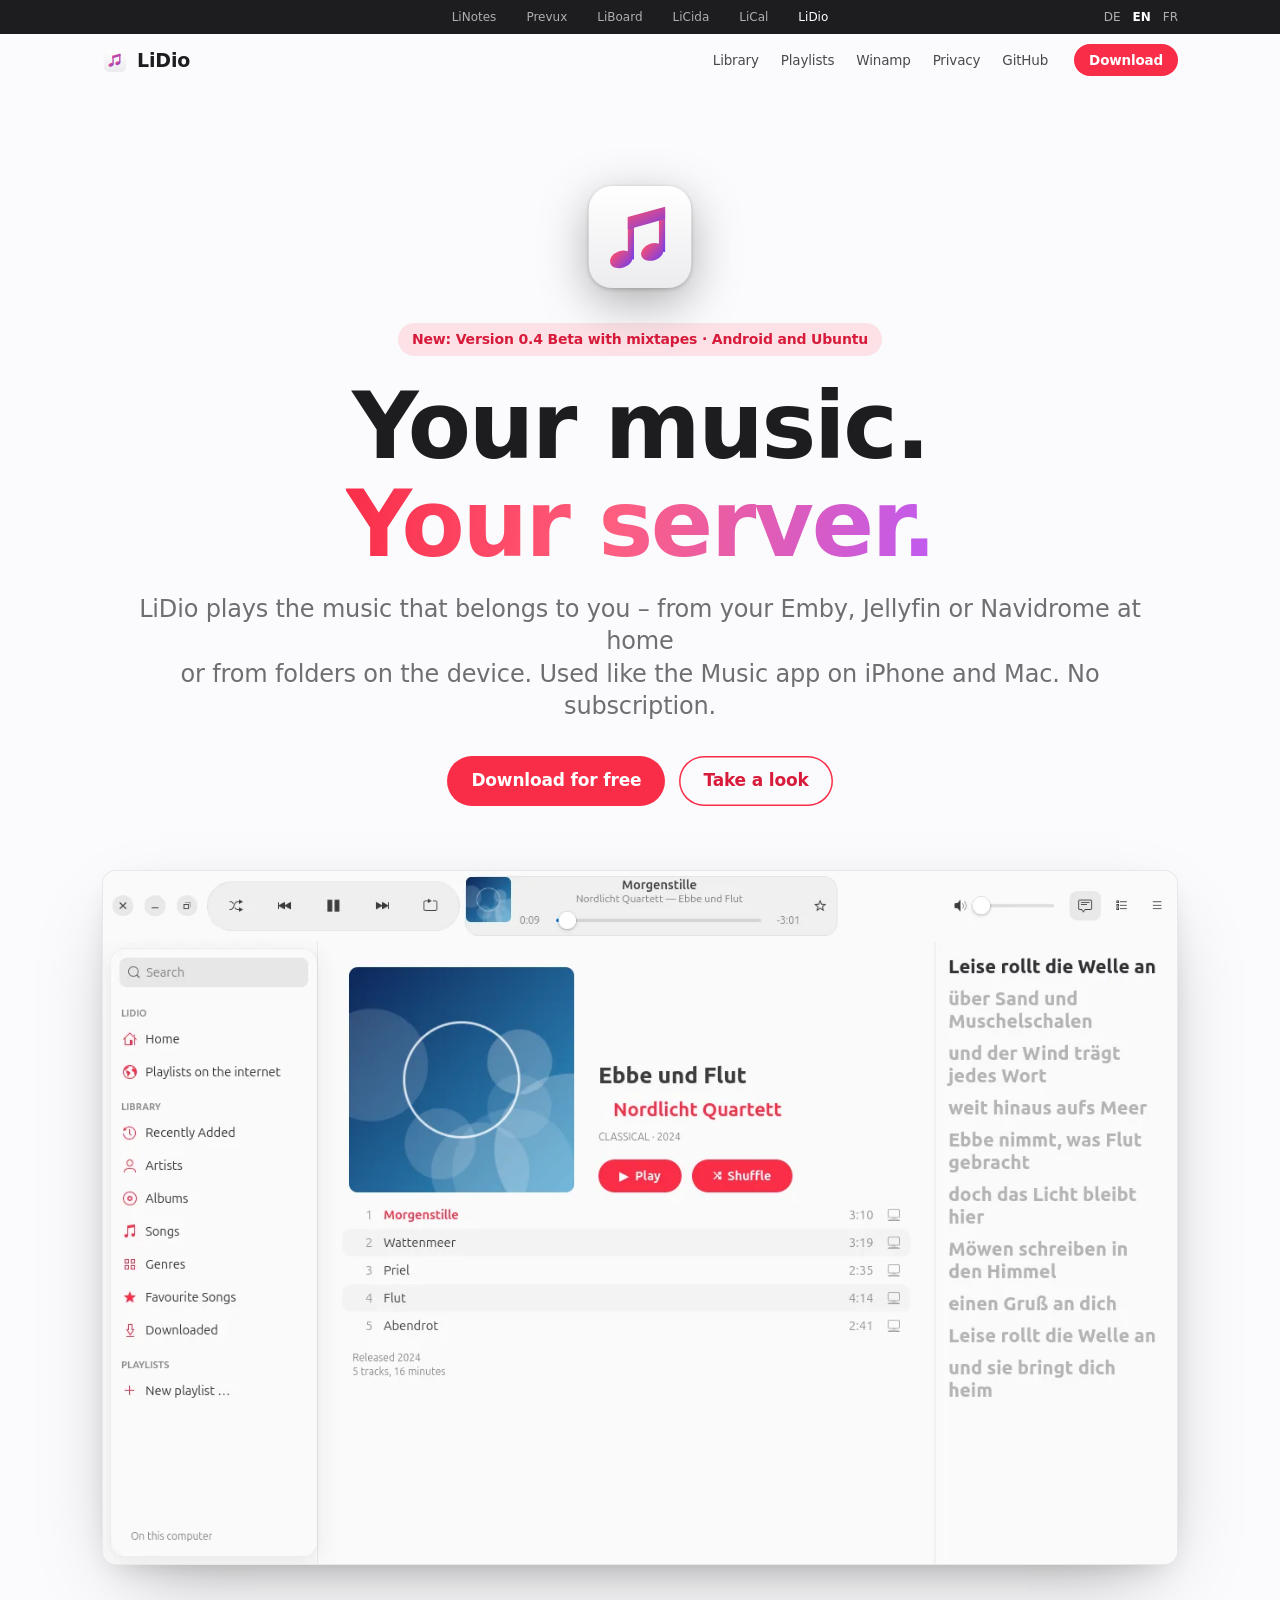
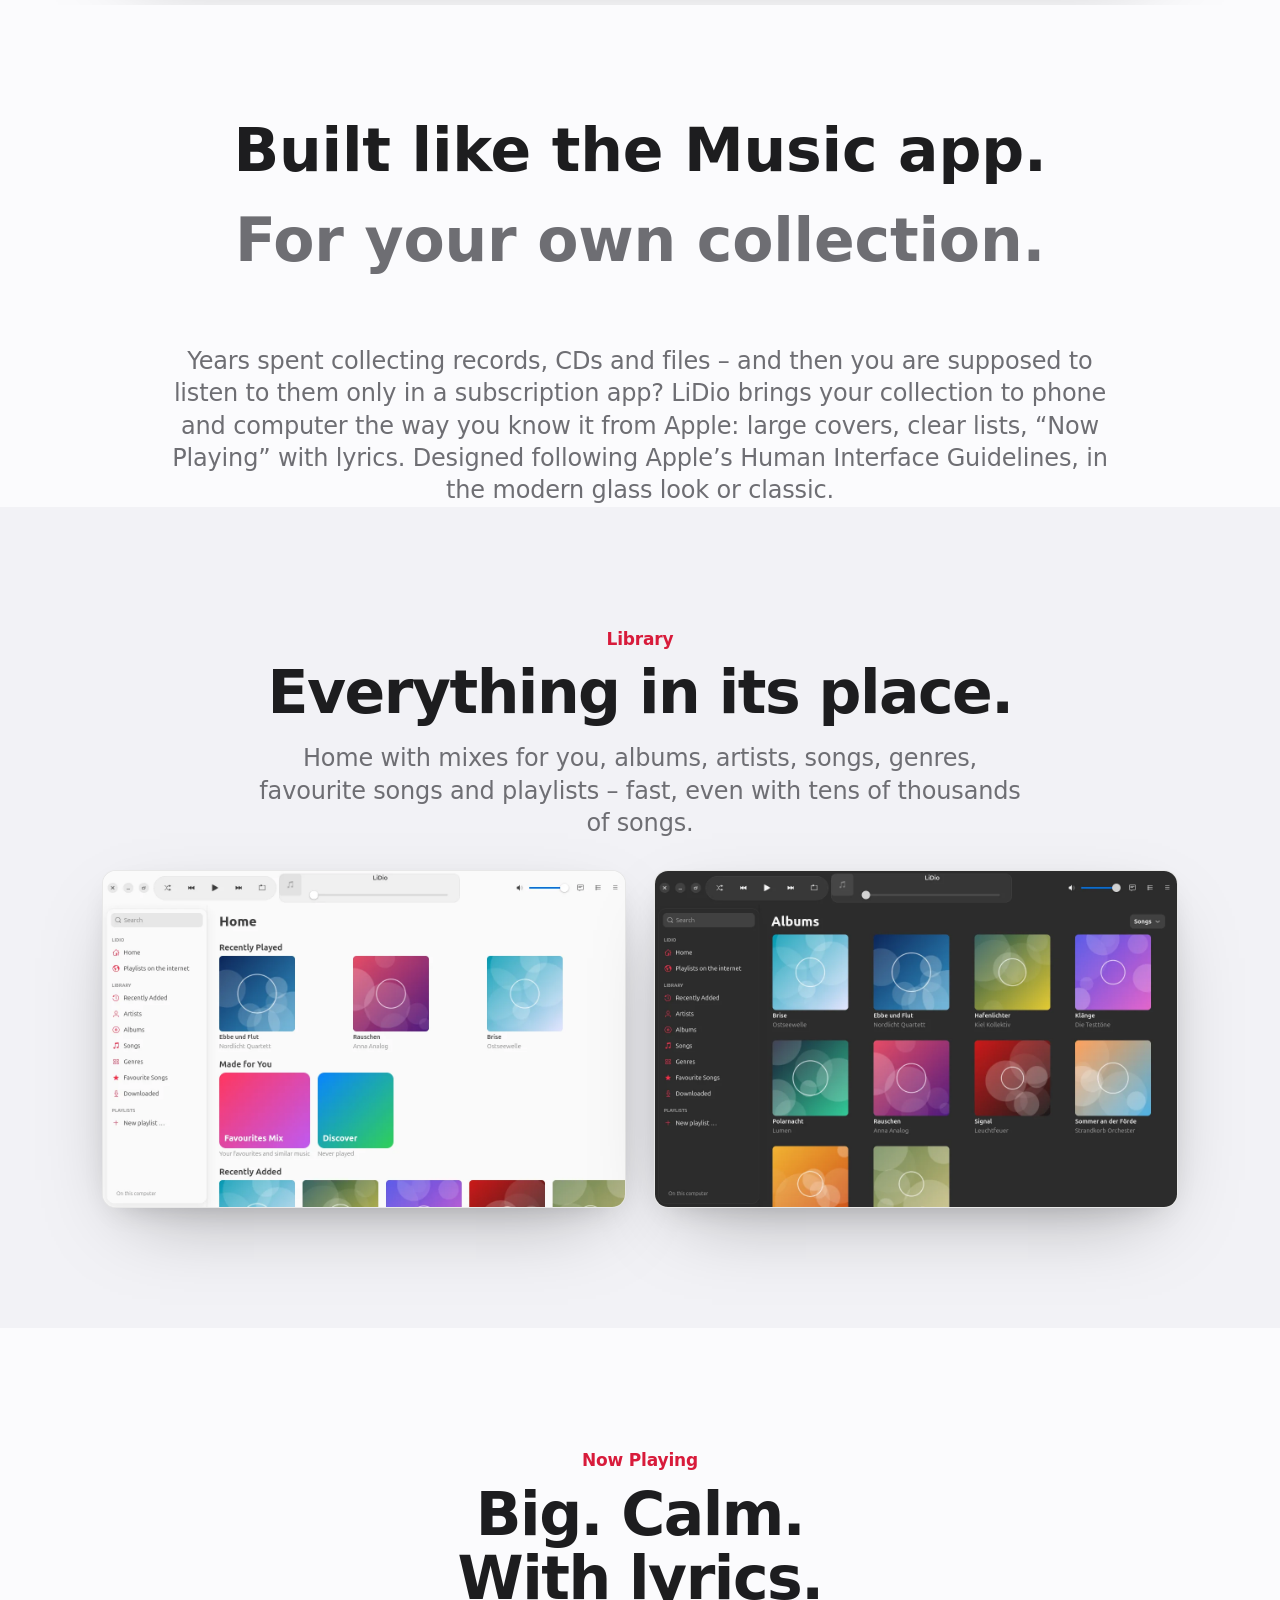
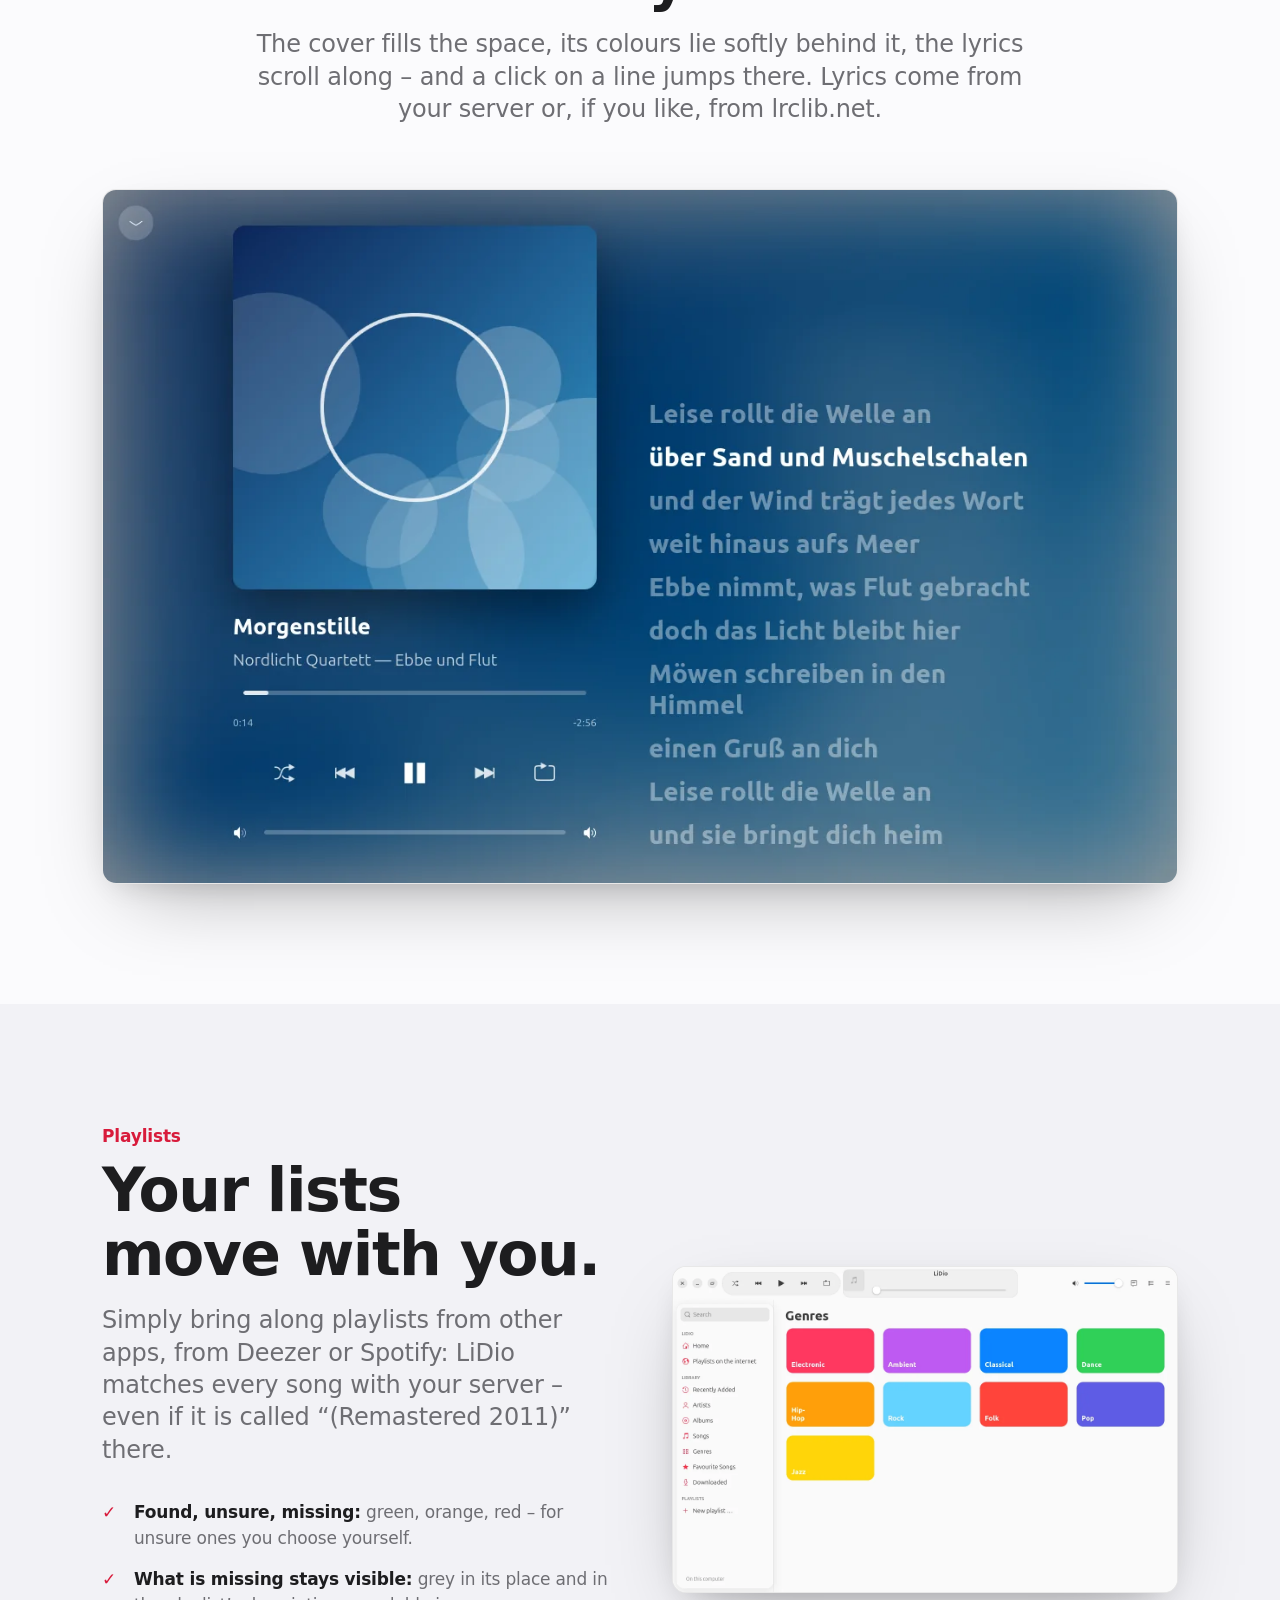
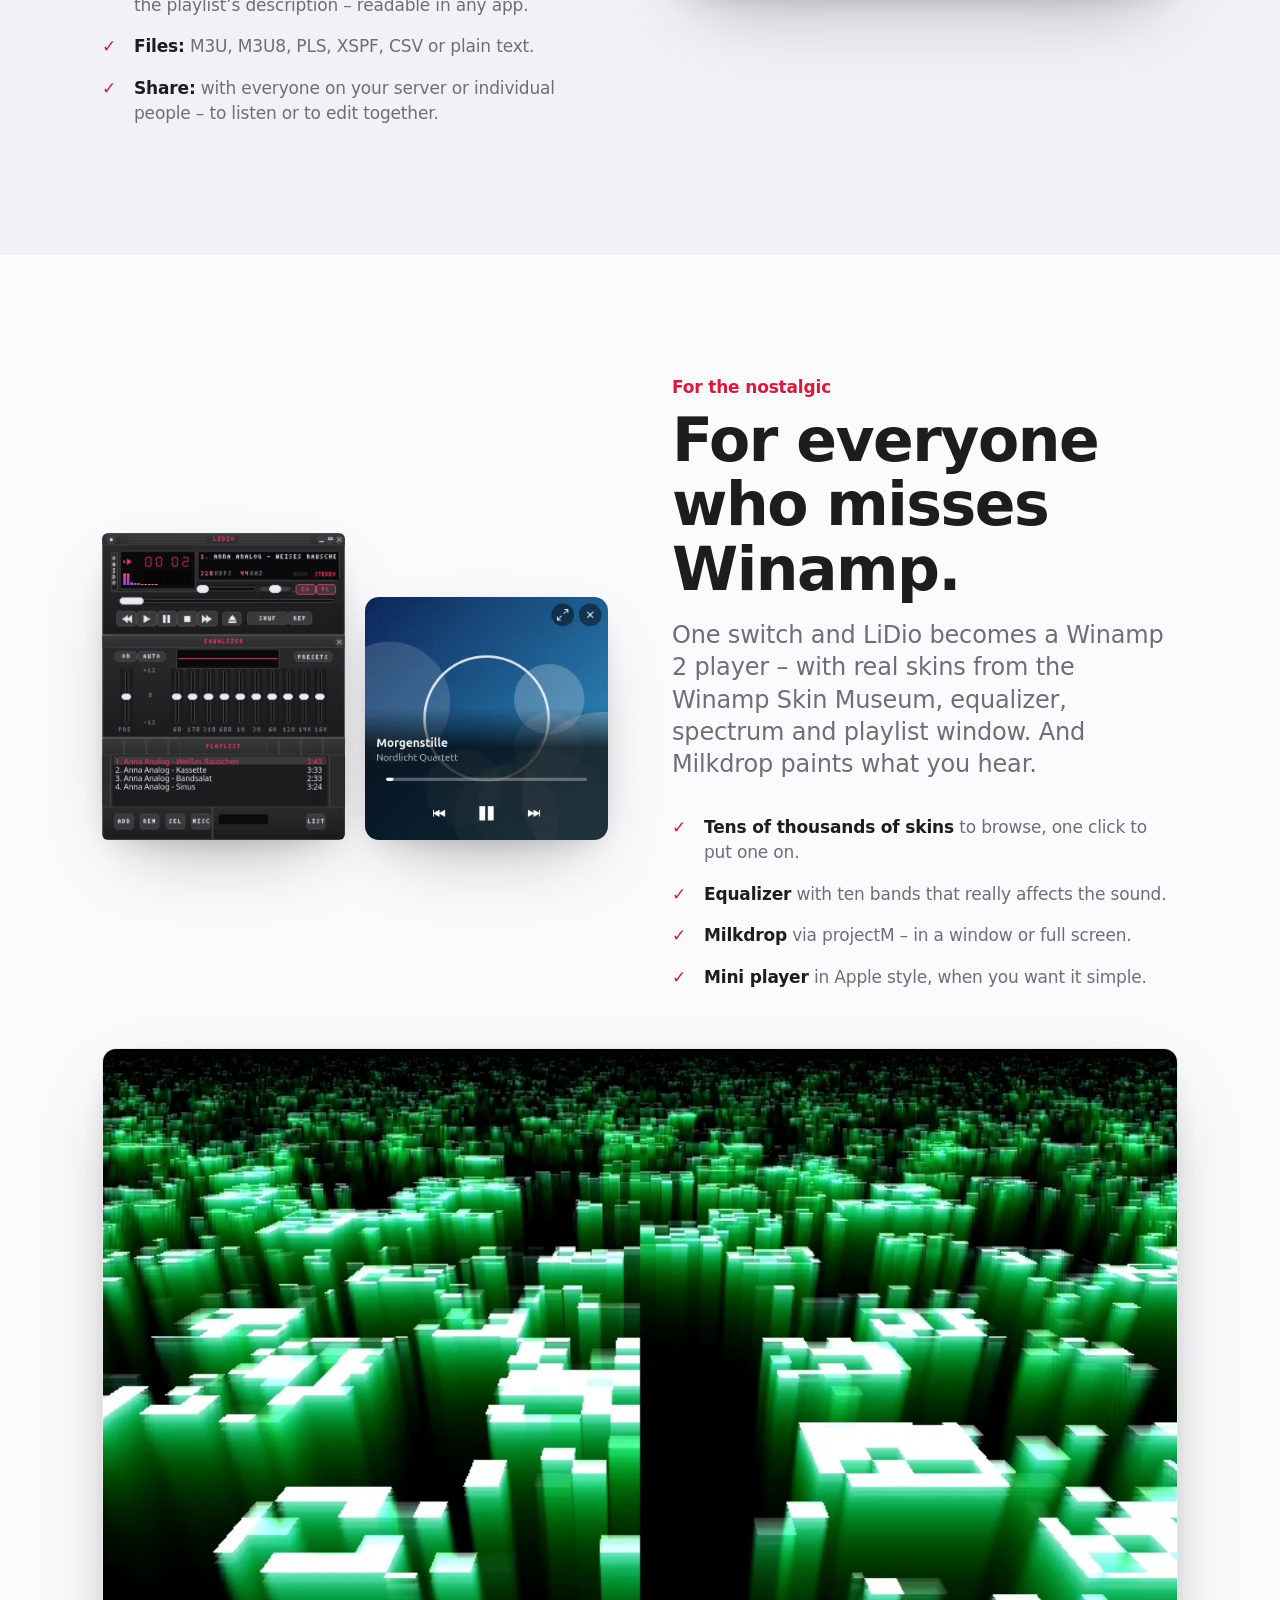
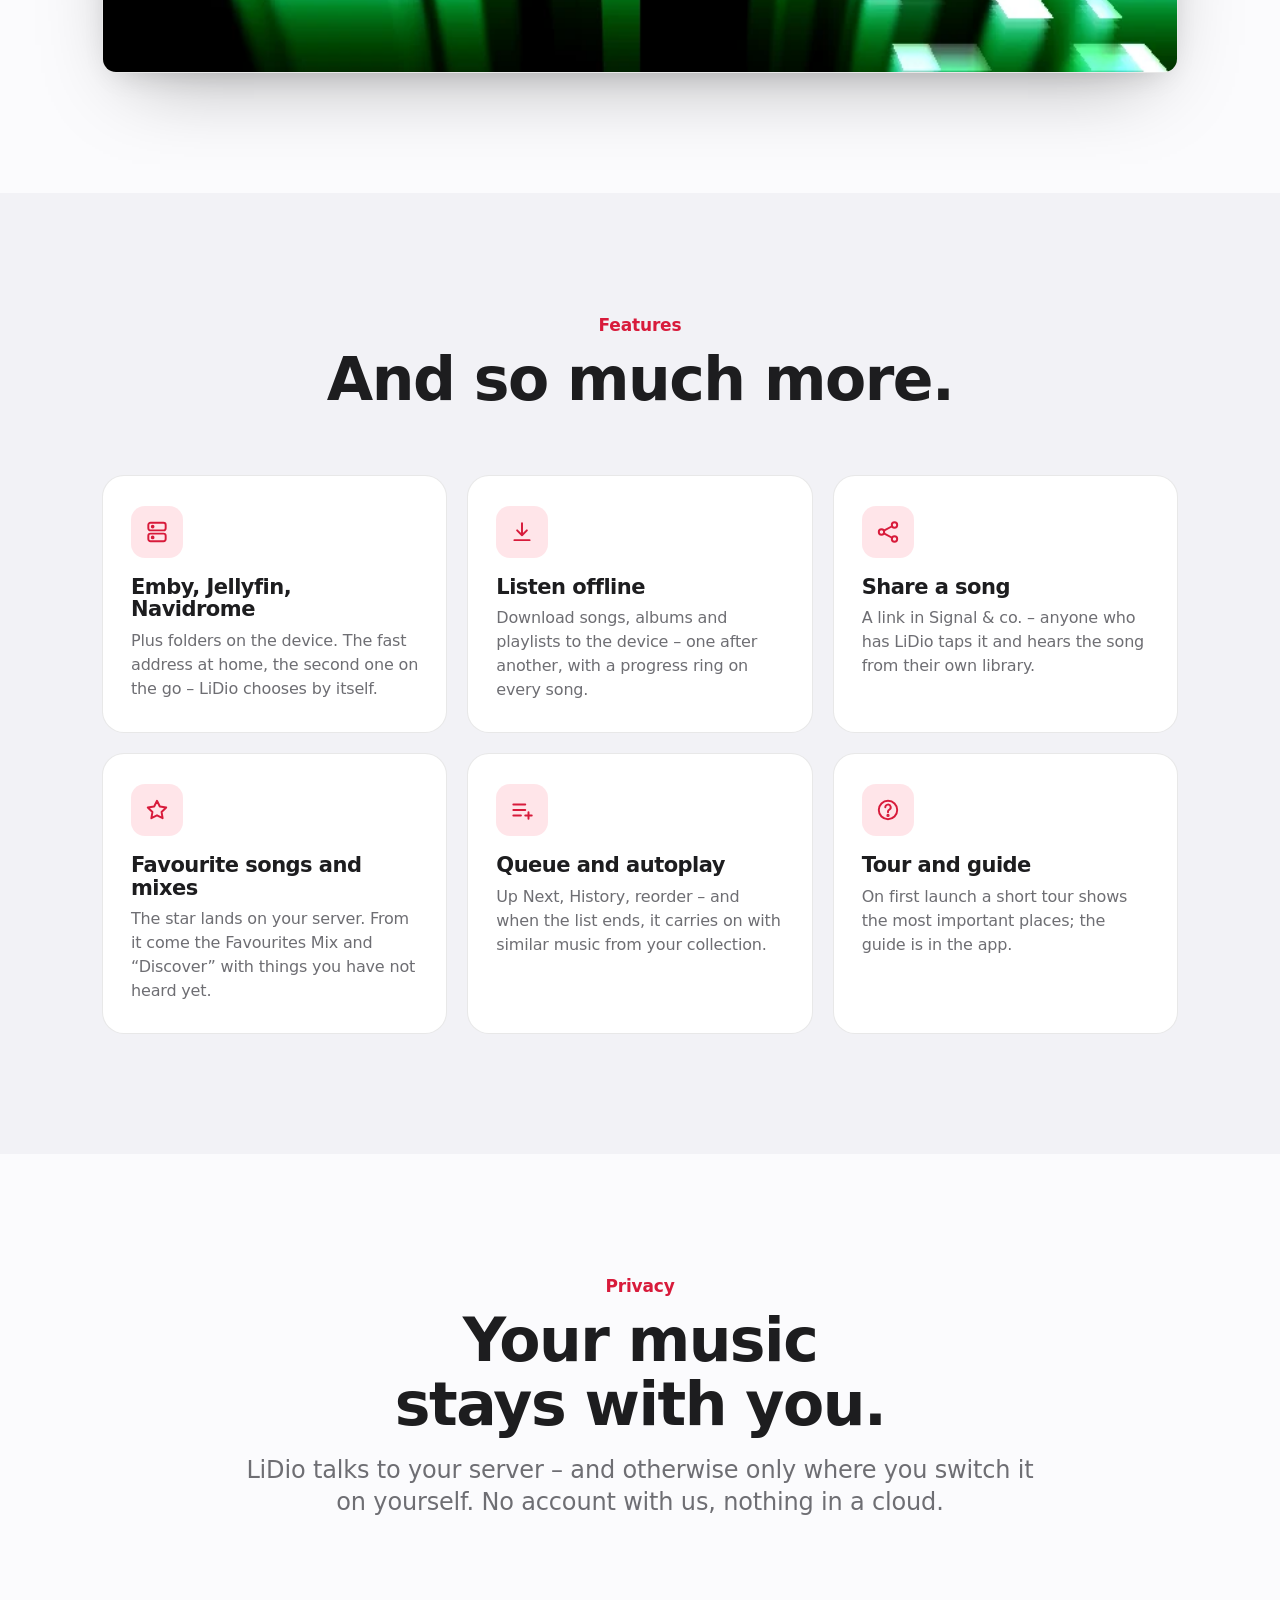
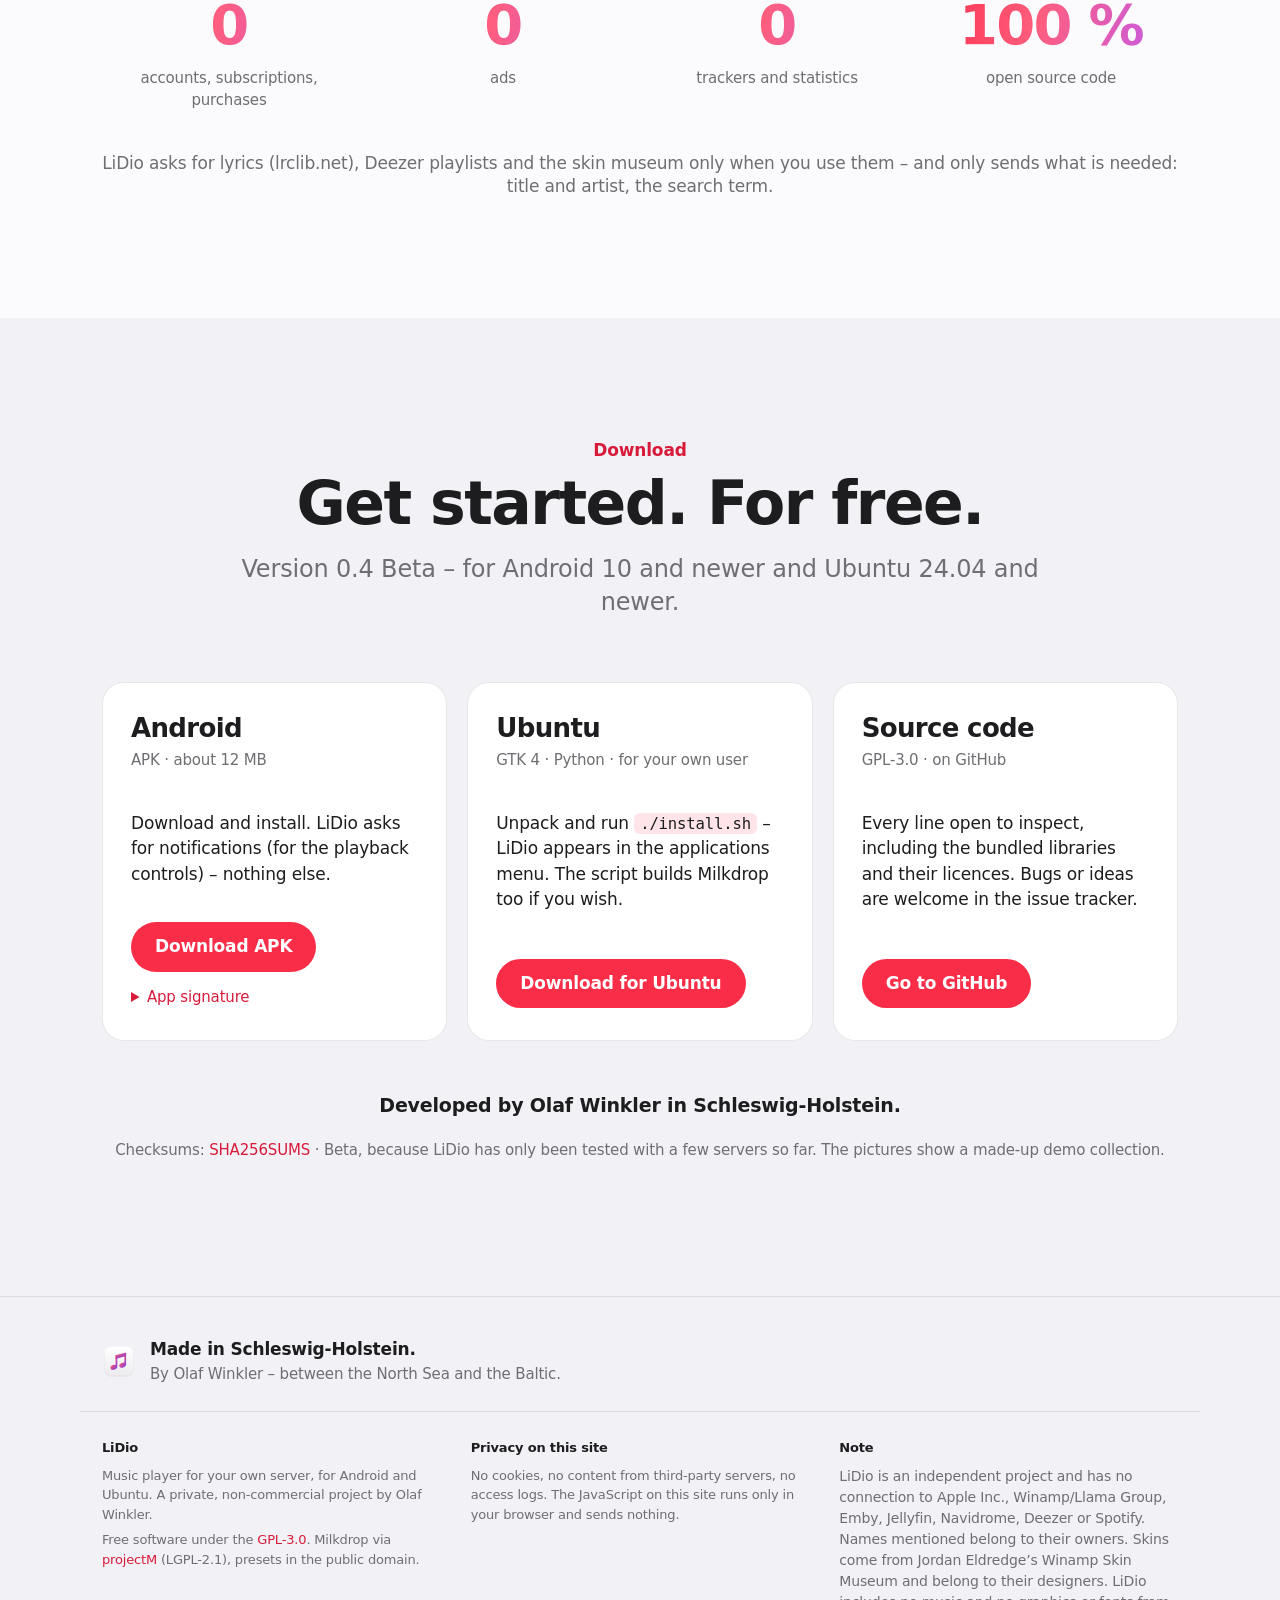
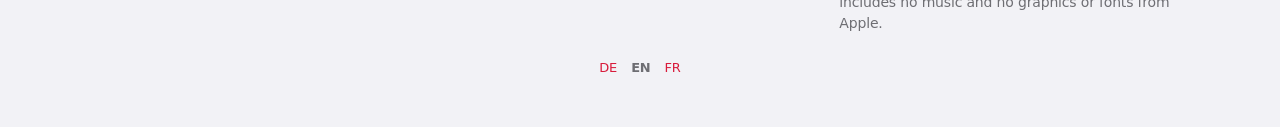
<file: homepage/index.html>
<!doctype html>
<html lang="de">
<head>
<meta charset="utf-8">
<meta name="viewport" content="width=device-width, initial-scale=1, viewport-fit=cover">
<title>LiDio – Deine Musik vom eigenen Server</title>
<meta name="description" content="LiDio spielt deine eigene Musik von Emby, Jellyfin, Navidrome oder aus Ordnern – gestaltet nach Apples Richtlinien, für Android und Ubuntu. Ohne Abo, ohne Werbung, ohne Datensammlung.">
<link rel="icon" href="lidio.svg" type="image/svg+xml">
<link rel="stylesheet" href="site.css">
<!--lang--><link rel="alternate" hreflang="de" href="https://lisoftware.de/lidio/"><link rel="alternate" hreflang="en" href="https://lisoftware.de/lidio/en/"><link rel="alternate" hreflang="fr" href="https://lisoftware.de/lidio/fr/">
<style>
.apps .wrap { position: relative; }
.lang-switch { position: absolute; right: 22px; display: flex; gap: 12px; }
.lang-switch a[aria-current], .lang-foot a[aria-current] { color: #fff; opacity: 1; font-weight: 600; }
.lang-foot { display: flex; gap: 14px; justify-content: center; padding-top: 18px; font-size: 13px; }
.lang-foot a[aria-current] { color: inherit; }
@media (max-width: 900px) { .lang-switch { display: none; } }
</style>
<script>
(function () {
  try {
    if (document.referrer.indexOf(location.origin) === 0) return;
    var l = ((navigator.languages && navigator.languages[0]) || navigator.language || "").slice(0, 2).toLowerCase();
    if (l === "de") return;
    location.replace((l === "fr" ? "fr/" : "en/") + location.pathname.split("/").pop() + location.hash);
  } catch (e) {}
})();
</script><!--/lang-->
</head>
<body>

<div class="apps">
  <div class="wrap">
    <a href="https://lisoftware.de/linotes/">LiNotes</a>
    <a href="https://lisoftware.de/prevux/">Prevux</a>
    <a href="https://lisoftware.de/liboard/">LiBoard</a>
    <a href="https://lisoftware.de/licida/">LiCida</a>
    <a href="https://lisoftware.de/lical/">LiCal</a>
    <a href="https://lisoftware.de/lidio/" aria-current="page">LiDio</a>
  <!--lang--><span class="lang-switch"><a href="./" hreflang="de" lang="de" aria-current="true">DE</a><a href="en/" hreflang="en" lang="en">EN</a><a href="fr/" hreflang="fr" lang="fr">FR</a></span><!--/lang-->
  </div>
</div>

<header class="nav">
  <div class="wrap">
    <a class="brand" href="#"><img src="lidio.svg" alt="">LiDio</a>
    <nav class="links">
      <a href="#mediathek">Mediathek</a>
      <a href="#playlists">Playlists</a>
      <a href="#winamp">Winamp</a>
      <a href="#datenschutz">Datenschutz</a>
      <a href="https://github.com/veritasX1/LiDio">GitHub</a>
    </nav>
    <a class="btn small cta" href="#laden">Laden</a>
  </div>
</header>

<main>

<!-- HERO -->
<section class="hero">
  <div class="wrap">
    <img class="app-icon reveal" src="lidio.svg" alt="LiDio-Symbol" width="120" height="120">
    <span class="badge reveal">Neu: Version 0.4 Beta mit Mixtapes · Android und Ubuntu</span>
    <h1 class="display reveal d1">Deine Musik.<br><span class="gradient-text">Dein Server.</span></h1>
    <p class="lead reveal d2">LiDio spielt die Musik, die dir gehört – von deinem Emby, Jellyfin oder Navidrome zu Hause<br>oder aus Ordnern auf dem Gerät. Bedient wie die Musik-App von iPhone und Mac. Ohne Abo.</p>
    <div class="actions reveal d3">
      <a class="btn" href="#laden">Kostenlos laden</a>
      <a class="btn ghost" href="#mediathek">Ansehen</a>
    </div>
    <div class="hero-shot reveal">
      <div class="window"><img src="img/album.webp" alt="LiDio unter Ubuntu: ein Album mit Titelliste, rechts der mitlaufende Liedtext, oben die Wiedergabe" width="1600" height="1032"></div>
    </div>
  </div>
</section>

<section class="wrap center" style="padding-top: 40px; max-width: 1000px">
  <p class="headline reveal">Gebaut wie die Musik-App.<br><span style="color: var(--muted)">Für deine eigene Sammlung.</span></p>
  <p class="lead reveal d1">Jahrelang Platten, CDs und Dateien gesammelt – und dann soll man sie nur in einer Abo-App hören? LiDio holt deine Sammlung so auf Handy und Computer, wie man es von Apple kennt: große Cover, klare Listen, „Jetzt läuft“ mit Liedtext. Gestaltet nach Apples Human Interface Guidelines, im modernen Glas-Look oder klassisch.</p>
</section>

<!-- LIBRARY -->
<section id="mediathek" class="alt">
  <div class="wrap section-head reveal" style="margin-bottom: 30px">
    <p class="eyebrow">Mediathek</p>
    <h2 class="headline">Alles an seinem Platz.</h2>
    <p class="lead">Start mit Mixen für dich, Alben, Interpreten, Titel, Genres, Lieblingstitel und Playlists – schnell, auch bei zehntausenden Titeln.</p>
  </div>
  <div class="wrap twin">
    <figure class="reveal" style="margin:0"><div class="window"><img src="img/start.webp" alt="Start mit „Mixe für dich“ und „Neu hinzugefügt“" loading="lazy"></div></figure>
    <figure class="reveal d1" style="margin:0"><div class="window"><img src="img/alben-dunkel.webp" alt="Alben als Raster im dunklen Erscheinungsbild" loading="lazy"></div></figure>
  </div>
</section>

<!-- NOW PLAYING -->
<section>
  <div class="wrap">
    <div class="section-head reveal">
      <p class="eyebrow">Jetzt läuft</p>
      <h2 class="headline">Groß. Ruhig.<br>Mit Liedtext.</h2>
      <p class="lead">Das Cover füllt den Raum, seine Farben liegen weich dahinter, der Liedtext läuft mit – und ein Klick auf eine Zeile springt dorthin. Liedtexte kommen von deinem Server oder, wenn du willst, von lrclib.net.</p>
    </div>
    <div class="hero-shot reveal" style="margin-top: 30px"><div class="window"><img src="img/jetzt-laeuft.webp" alt="Vollbild-Player: großes Cover, unscharfer Hintergrund, mitlaufender Liedtext" loading="lazy"></div></div>
  </div>
</section>

<!-- PLAYLISTS -->
<section id="playlists" class="alt">
  <div class="wrap">
    <div class="split">
      <div class="reveal">
        <p class="eyebrow">Playlists</p>
        <h2 class="headline">Deine Listen<br>ziehen mit um.</h2>
        <p class="lead">Playlists aus anderen Apps, von Deezer oder Spotify bringst du einfach mit: LiDio gleicht jeden Titel mit deinem Server ab – auch wenn er dort „(Remastered 2011)“ heißt.</p>
        <ul class="checks">
          <li><b>Gefunden, unsicher, fehlt:</b> grün, orange, rot – bei Unsicherem wählst du selbst.</li>
          <li><b>Was fehlt, bleibt sichtbar:</b> grau an seiner Stelle und in der Beschreibung der Playlist – lesbar in jeder App.</li>
          <li><b>Dateien:</b> M3U, M3U8, PLS, XSPF, CSV oder einfach Text.</li>
          <li><b>Freigeben:</b> für alle auf deinem Server oder einzelne Personen – zum Hören oder Mitbearbeiten.</li>
        </ul>
      </div>
      <div class="reveal d1"><div class="window"><img src="img/genres.webp" alt="Genres als farbige Kacheln" loading="lazy"></div></div>
    </div>
  </div>
</section>

<!-- WINAMP -->
<section id="winamp">
  <div class="wrap">
    <div class="split reverse">
      <div class="reveal">
        <p class="eyebrow">Für Nostalgiker</p>
        <h2 class="headline">Für alle,<br>die Winamp vermissen.</h2>
        <p class="lead">Ein Schalter, und LiDio wird zum Winamp-2-Player – mit echten Skins aus dem Winamp Skin Museum, Equalizer, Spektrum und Playlist-Fenster. Und Milkdrop malt dazu, was du hörst.</p>
        <ul class="checks">
          <li><b>Zehntausende Skins</b> zum Durchsuchen, ein Klick zum Anziehen.</li>
          <li><b>Equalizer</b> mit zehn Bändern, der wirklich auf den Klang wirkt.</li>
          <li><b>Milkdrop</b> über projectM – im Fenster oder bildschirmfüllend.</li>
          <li><b>Mini-Player</b> im Apple-Stil, wenn es schlicht sein soll.</li>
        </ul>
      </div>
      <div class="reveal d1" style="display:grid; grid-template-columns: 1fr 1fr; gap: 20px; align-items: end">
        <img src="img/winamp.webp" alt="Winamp-Ansicht mit Hauptfenster, Equalizer und Playlist" loading="lazy" style="border-radius: 6px; box-shadow: var(--shadow)">
        <img src="img/mini.webp" alt="Mini-Player im Apple-Stil" loading="lazy" style="border-radius: 14px; box-shadow: var(--shadow)">
      </div>
    </div>
    <div class="hero-shot reveal" style="margin-top: 50px"><div class="window"><img src="img/milkdrop.webp" alt="Milkdrop-Visualisierung" loading="lazy"></div></div>
  </div>
</section>

<!-- TILES -->
<section class="alt">
  <div class="wrap">
    <div class="section-head reveal">
      <p class="eyebrow">Funktionen</p>
      <h2 class="headline">Und so viel mehr.</h2>
    </div>
    <div class="tiles">
      <div class="tile reveal"><div class="icon"><svg viewBox="0 0 24 24" fill="none" stroke="currentColor" stroke-width="1.8" stroke-linecap="round" stroke-linejoin="round"><rect x="4" y="3.5" width="16" height="7" rx="2"/><rect x="4" y="13.5" width="16" height="7" rx="2"/><circle cx="8" cy="7" r=".8" fill="currentColor"/><circle cx="8" cy="17" r=".8" fill="currentColor"/></svg></div><h3>Emby, Jellyfin, Navidrome</h3><p>Dazu Ordner auf dem Gerät. Zu Hause die schnelle Adresse, unterwegs die zweite – LiDio wählt selbst.</p></div>
      <div class="tile reveal d1"><div class="icon"><svg viewBox="0 0 24 24" fill="none" stroke="currentColor" stroke-width="1.8" stroke-linecap="round" stroke-linejoin="round"><path d="M12 4v11M7.5 10.5L12 15l4.5-4.5"/><path d="M5 19.5h14"/></svg></div><h3>Ohne Netz hören</h3><p>Titel, Alben und Playlists aufs Gerät laden – einer nach dem anderen, mit Fortschrittsring an jedem Titel.</p></div>
      <div class="tile reveal d2"><div class="icon"><svg viewBox="0 0 24 24" fill="none" stroke="currentColor" stroke-width="1.8" stroke-linecap="round" stroke-linejoin="round"><circle cx="18" cy="5.5" r="2.5"/><circle cx="6" cy="12" r="2.5"/><circle cx="18" cy="18.5" r="2.5"/><path d="M8.2 10.8l7.6-4.1M8.2 13.2l7.6 4.1"/></svg></div><h3>Lied teilen</h3><p>Ein Link in Signal & Co. – wer LiDio hat, tippt drauf und hört den Titel aus der eigenen Mediathek.</p></div>
      <div class="tile reveal"><div class="icon"><svg viewBox="0 0 24 24" fill="none" stroke="currentColor" stroke-width="1.8" stroke-linecap="round" stroke-linejoin="round"><path d="M12 3.5l2.6 5.3 5.9.9-4.3 4.1 1 5.8L12 16.9l-5.2 2.7 1-5.8-4.3-4.1 5.9-.9z"/></svg></div><h3>Lieblingstitel und Mixe</h3><p>Der Stern landet auf deinem Server. Daraus entstehen der Lieblings-Mix und „Neu entdecken“ mit Ungehörtem.</p></div>
      <div class="tile reveal d1"><div class="icon"><svg viewBox="0 0 24 24" fill="none" stroke="currentColor" stroke-width="1.8" stroke-linecap="round" stroke-linejoin="round"><path d="M4 7h11M4 12h11M4 17h7"/><path d="M18 14v6M15 17h6"/></svg></div><h3>Warteschlange und Autoplay</h3><p>Als Nächstes, Zuletzt, umsortieren – und wenn die Liste endet, geht es mit Ähnlichem aus deiner Sammlung weiter.</p></div>
      <div class="tile reveal d2"><div class="icon"><svg viewBox="0 0 24 24" fill="none" stroke="currentColor" stroke-width="1.8" stroke-linecap="round" stroke-linejoin="round"><circle cx="12" cy="12" r="8.5"/><path d="M9.5 9.5a2.5 2.5 0 1 1 3.5 2.3c-.6.3-1 .8-1 1.5v.7"/><circle cx="12" cy="17" r=".6" fill="currentColor"/></svg></div><h3>Rundgang und Anleitung</h3><p>Beim ersten Start zeigt ein kurzer Rundgang die wichtigsten Stellen; die Anleitung steht in der App.</p></div>
    </div>
  </div>
</section>

<!-- PRIVACY -->
<section id="datenschutz">
  <div class="wrap">
    <div class="section-head reveal">
      <p class="eyebrow">Datenschutz</p>
      <h2 class="headline">Deine Musik<br>bleibt bei dir.</h2>
      <p class="lead">LiDio spricht mit deinem Server – und sonst nur dorthin, wo du es selbst einschaltest. Kein Konto bei uns, nichts in einer Cloud.</p>
    </div>
    <div class="facts">
      <div class="reveal"><div class="num gradient-text">0</div><div class="lbl">Konten, Abos, Käufe</div></div>
      <div class="reveal d1"><div class="num gradient-text">0</div><div class="lbl">Werbung</div></div>
      <div class="reveal d2"><div class="num gradient-text">0</div><div class="lbl">Tracker und Statistik</div></div>
      <div class="reveal d3"><div class="num gradient-text">100 %</div><div class="lbl">offener Quellcode</div></div>
    </div>
    <p class="center lead reveal" style="margin-top: 40px; font-size: 17px">Liedtexte (lrclib.net), Deezer-Playlists und das Skin-Museum fragt LiDio nur, wenn du sie benutzt – und schickt dabei nur, was nötig ist: Titel und Interpret, den Suchbegriff.</p>
  </div>
</section>

<!-- DOWNLOAD -->
<section id="laden" class="alt">
  <div class="wrap">
    <div class="section-head reveal">
      <p class="eyebrow">Laden</p>
      <h2 class="headline">Leg los. Kostenlos.</h2>
      <p class="lead">Version 0.4 Beta – für Android 10 und neuer sowie Ubuntu 24.04 und neuer.</p>
    </div>
    <div class="downloads">
      <div class="download reveal">
        <h3>Android</h3>
        <div class="meta">APK · rund 12 MB</div>
        <div class="grow">
          <p>Herunterladen und installieren. LiDio fragt nach Benachrichtigungen (für die Wiedergabe-Steuerung) – sonst nichts.</p>
        </div>
        <a class="btn" href="download/LiDio-0.4b.apk">APK laden</a>
        <details><summary>App-Signatur</summary>
          <p>SHA-256: <code style="word-break: break-all">423d95a4d6f4740ecd1325b55705f26f8e5f43675d2368d58a0d4976d3c95b0b</code></p>
        </details>
      </div>
      <div class="download reveal d1">
        <h3>Ubuntu</h3>
        <div class="meta">GTK 4 · Python · für den eigenen Benutzer</div>
        <div class="grow">
          <p>Entpacken und <code class="inline">./install.sh</code> ausführen – LiDio erscheint im Anwendungsmenü. Milkdrop baut das Skript auf Wunsch mit.</p>
        </div>
        <a class="btn" href="download/LiDio-0.4b-ubuntu.tar.gz">Für Ubuntu laden</a>
      </div>
      <div class="download reveal d2">
        <h3>Quelltext</h3>
        <div class="meta">GPL-3.0 · auf GitHub</div>
        <div class="grow">
          <p>Jede Zeile einsehbar, auch die mitgelieferten Bibliotheken und ihre Lizenzen. Fehler oder Ideen gern im Issue-Tracker.</p>
        </div>
        <a class="btn" href="https://github.com/veritasX1/LiDio">Zu GitHub</a>
      </div>
    </div>
    <p class="center reveal" style="margin-top: 50px; font-size: 19px; font-weight: 600">Entwickelt von Olaf Winkler in Schleswig-Holstein.</p>
    <p class="center" style="margin-top: 10px; color: var(--muted); font-size: 15px">Prüfsummen: <a href="download/SHA256SUMS">SHA256SUMS</a> · Beta, weil LiDio bisher nur mit wenigen Servern getestet ist. Die Bilder zeigen eine erfundene Demo-Sammlung.</p>
  </div>
</section>

</main>

<footer>
  <div class="wrap made">
    <img src="lidio.svg" alt="" width="34" height="34">
    <p><b>Entwickelt in Schleswig-Holstein.</b><br>Von Olaf Winkler – zwischen Nord- und Ostsee.</p>
  </div>
  <div class="wrap cols">
    <div>
      <h4>LiDio</h4>
      <p>Musik-Player für den eigenen Server, für Android und Ubuntu. Ein privates, nichtkommerzielles Projekt von Olaf Winkler.</p>
      <p>Freie Software unter der <a href="https://github.com/veritasX1/LiDio/blob/main/LICENSE">GPL-3.0</a>. Milkdrop über <a href="https://github.com/projectM-visualizer/projectm">projectM</a> (LGPL-2.1), Presets gemeinfrei.</p>
    </div>
    <div>
      <h4>Datenschutz dieser Seite</h4>
      <p>Keine Cookies, keine Inhalte von fremden Servern, keine Zugriffsprotokolle. Das JavaScript dieser Seite läuft nur in deinem Browser und sendet nichts.</p>
    </div>
    <div>
      <h4>Hinweis</h4>
      <p class="legal">LiDio ist ein unabhängiges Projekt und steht in keiner Verbindung zu Apple Inc., Winamp/Llama Group, Emby, Jellyfin, Navidrome, Deezer oder Spotify. Genannte Namen gehören ihren Inhabern. Skins stammen aus dem Winamp Skin Museum von Jordan Eldredge und gehören ihren Gestaltern. LiDio liefert keine Musik und keine Grafiken oder Schriften von Apple mit.</p>
    </div>
  </div>
<!--lang--><div class="wrap lang-foot"><a href="./" hreflang="de" lang="de" aria-current="true">DE</a><a href="en/" hreflang="en" lang="en">EN</a><a href="fr/" hreflang="fr" lang="fr">FR</a></div><!--/lang-->
</footer>

<script src="site.js"></script>
</body>
</html>
</file>
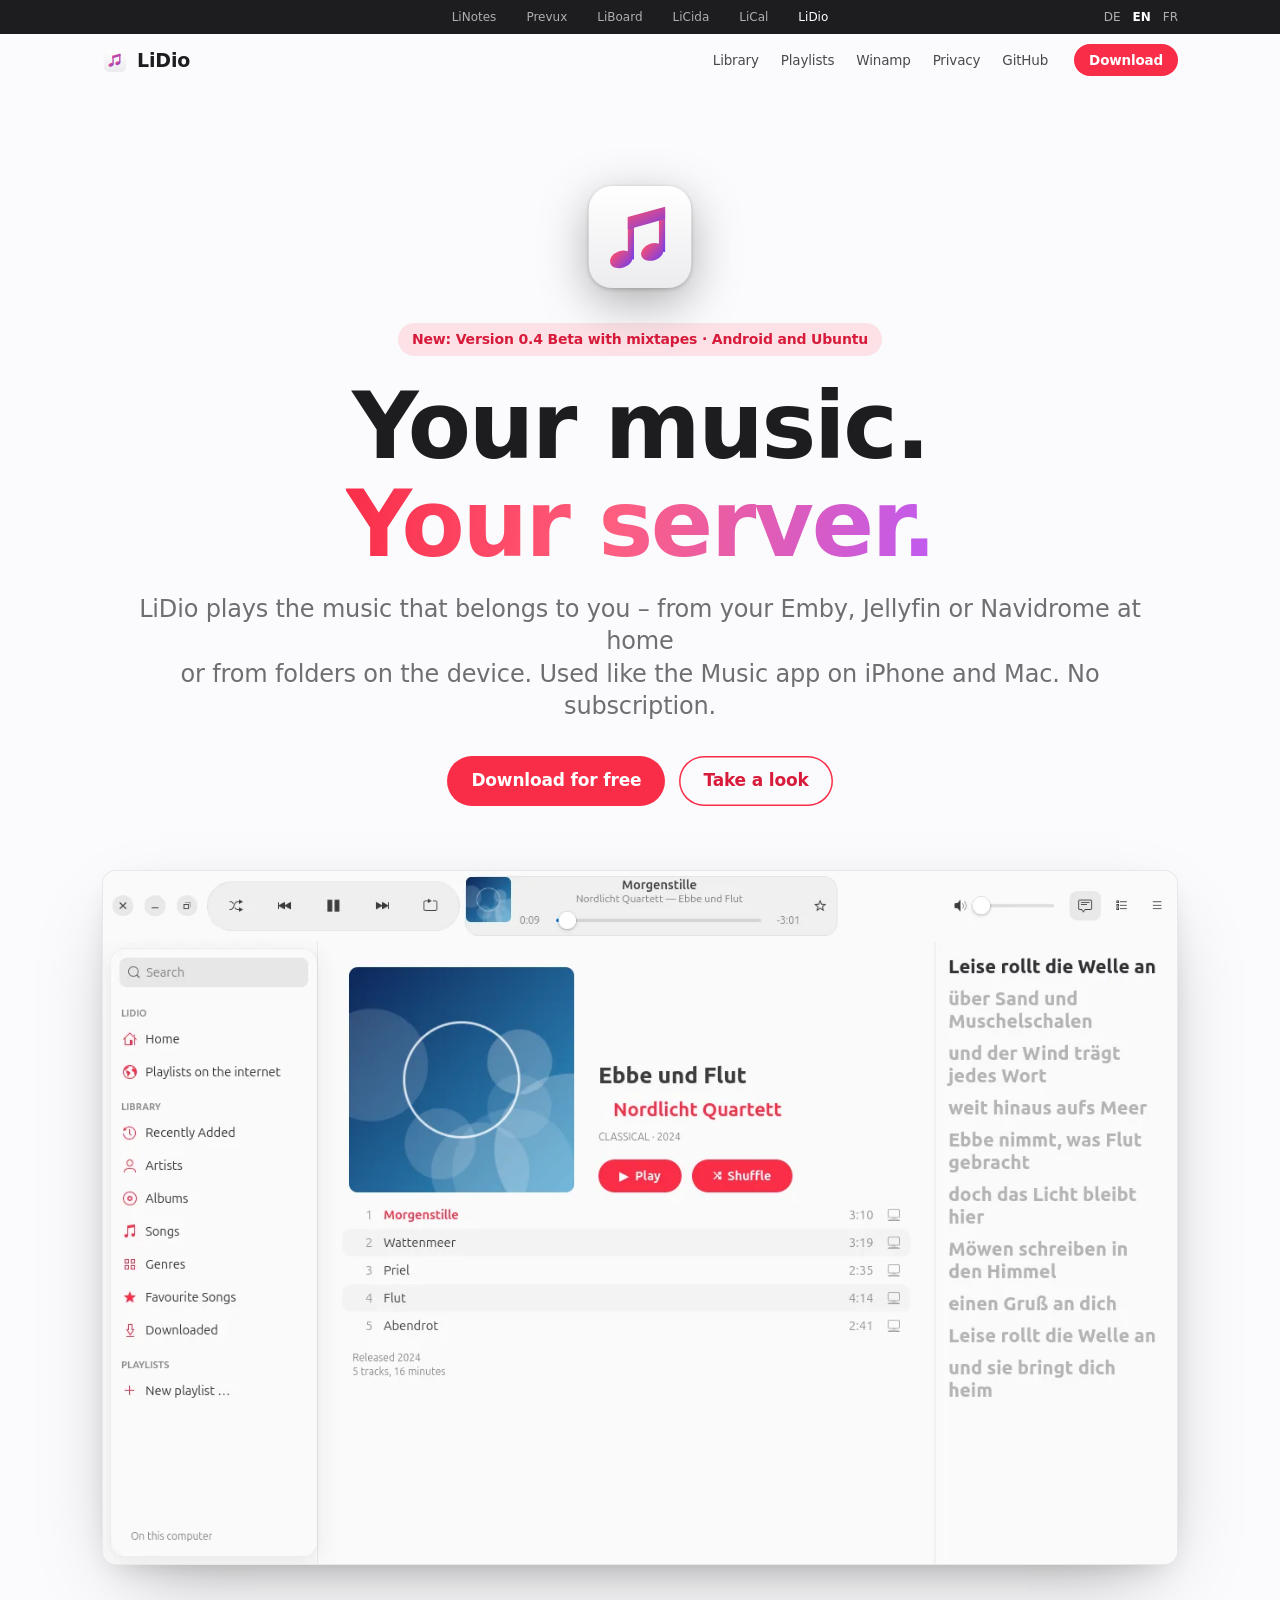
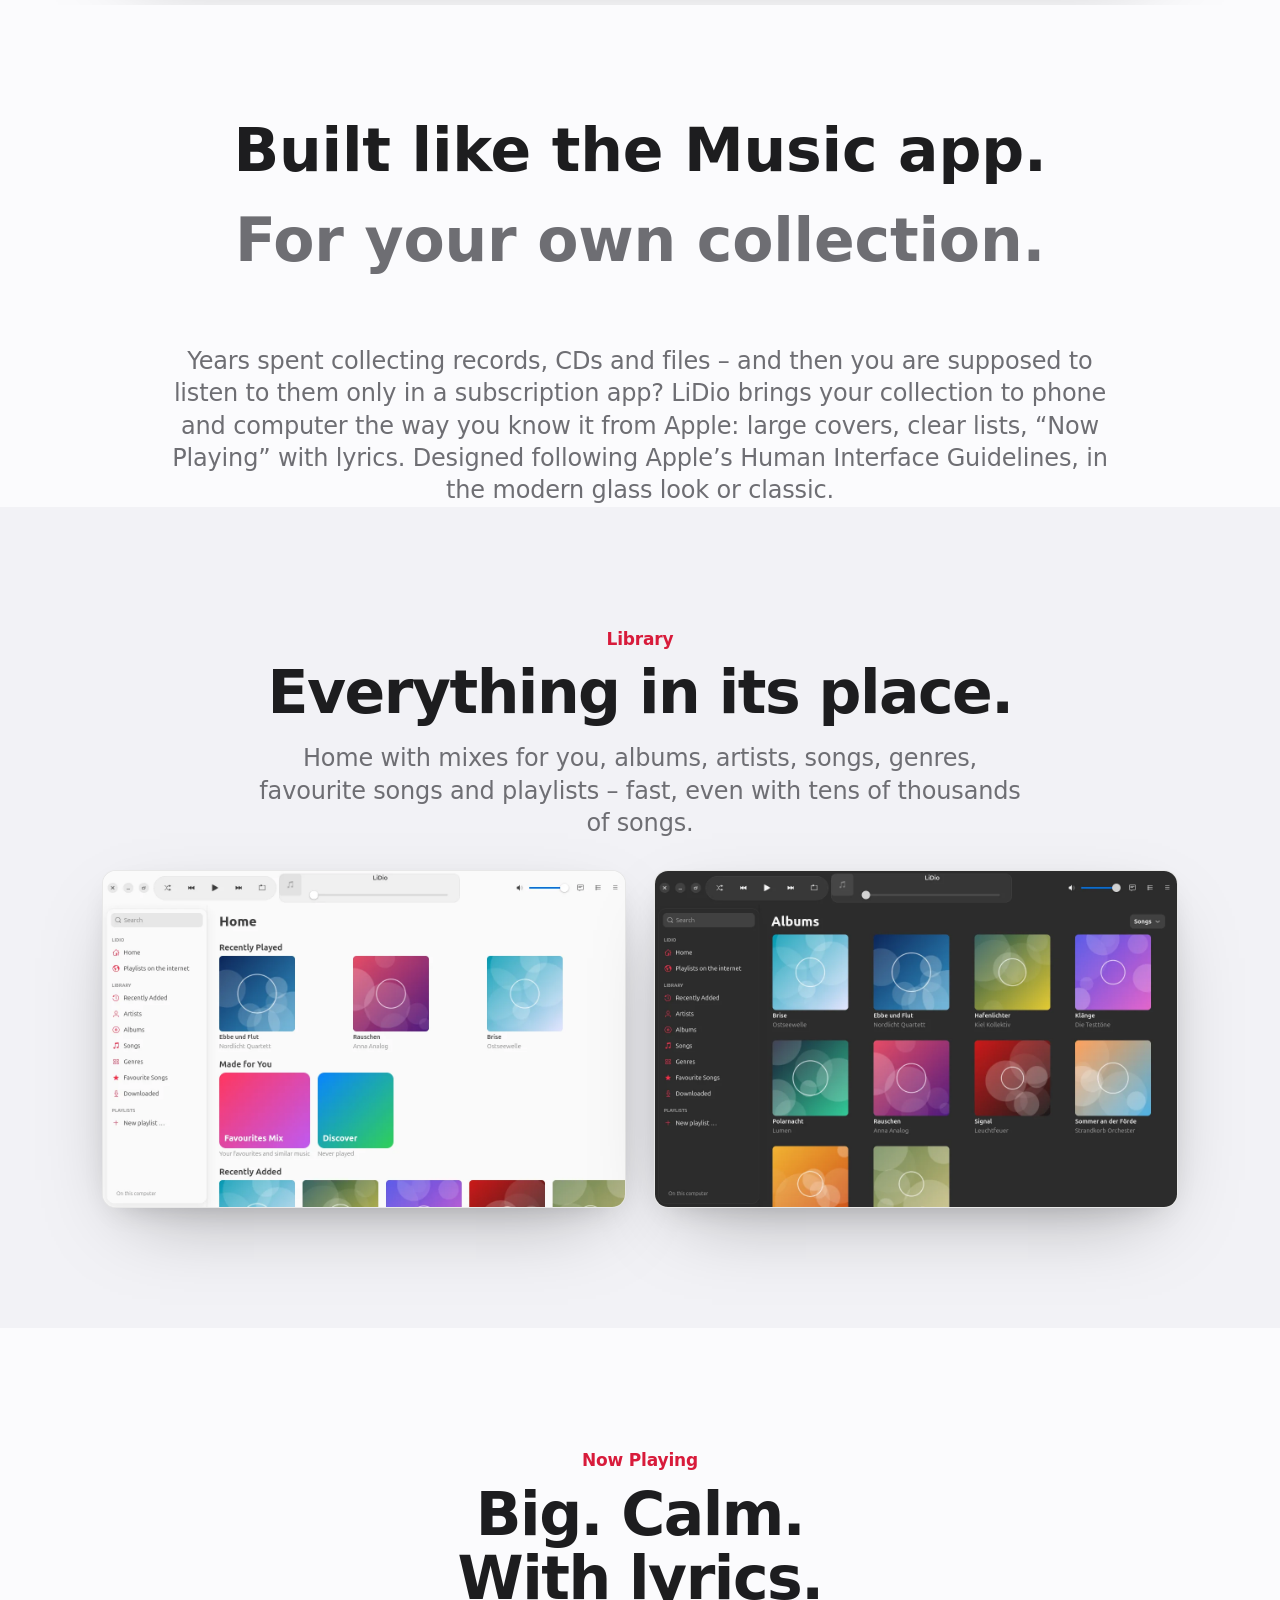
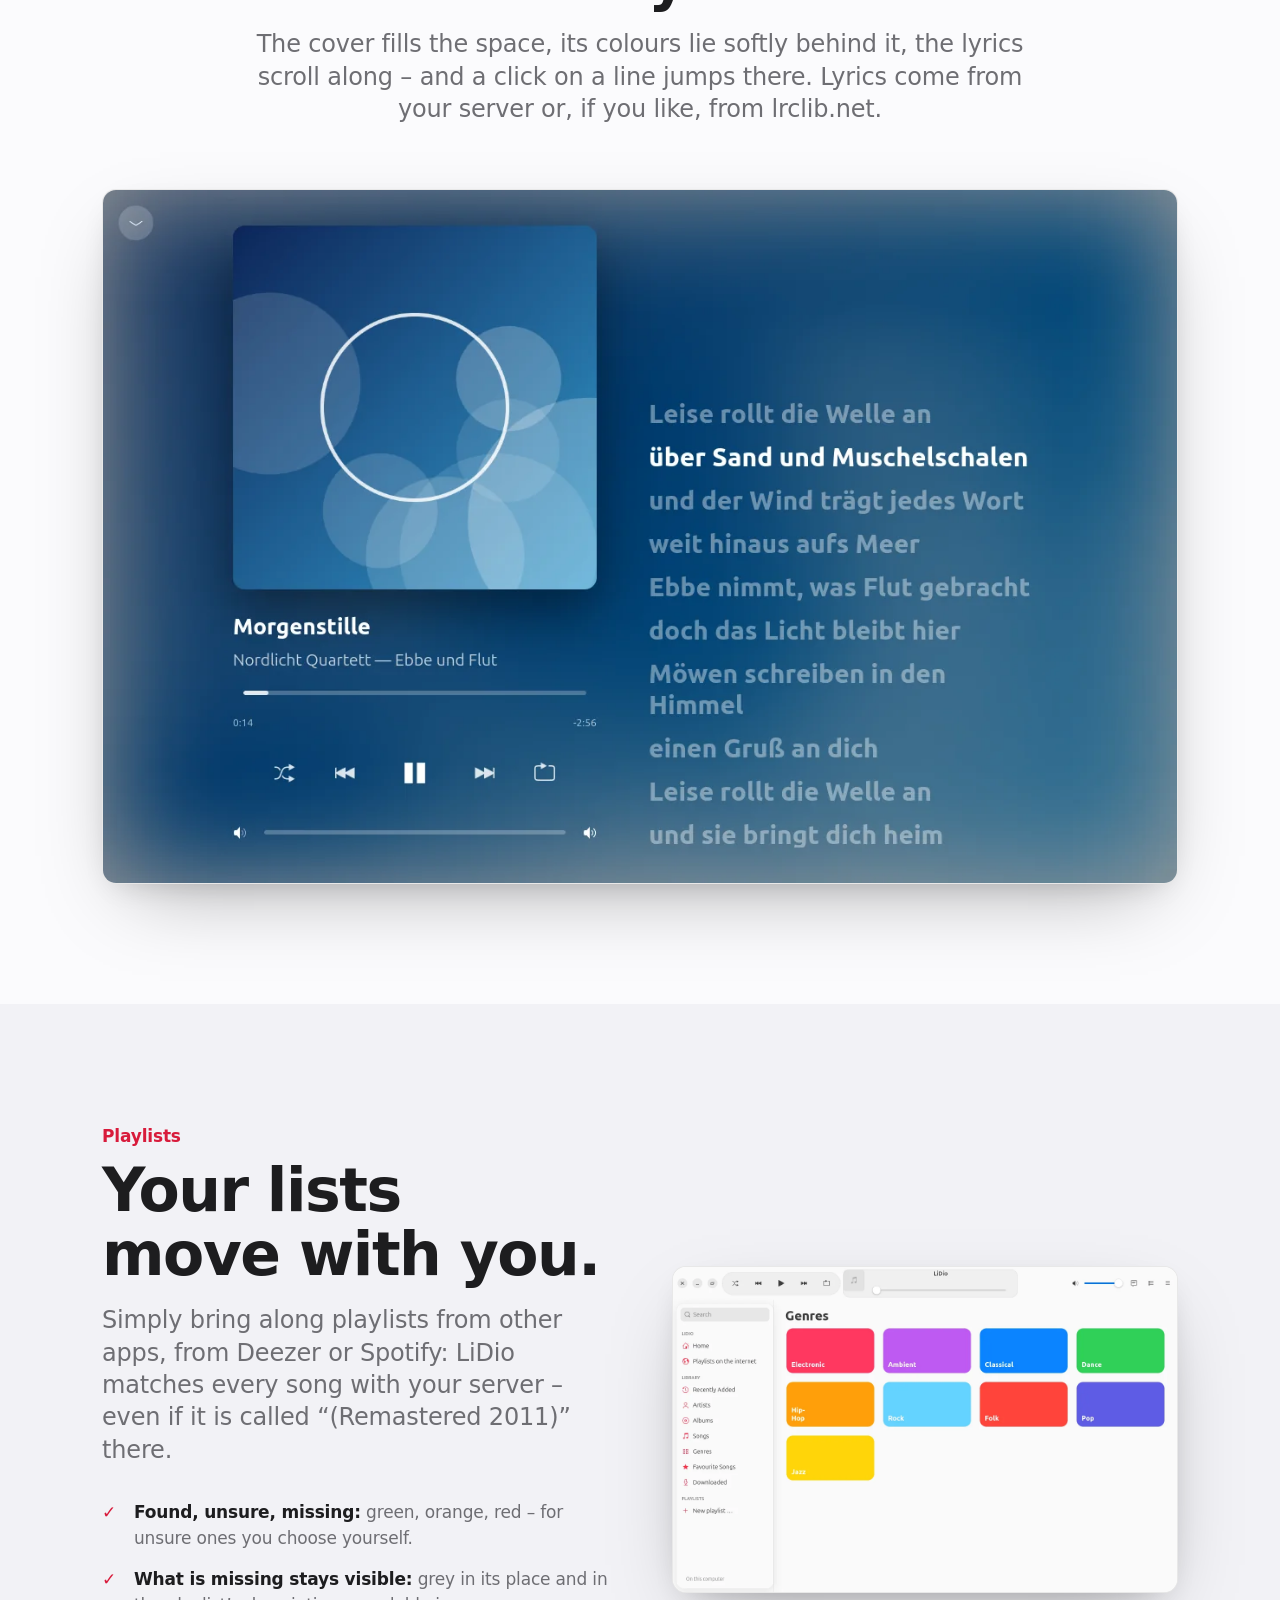
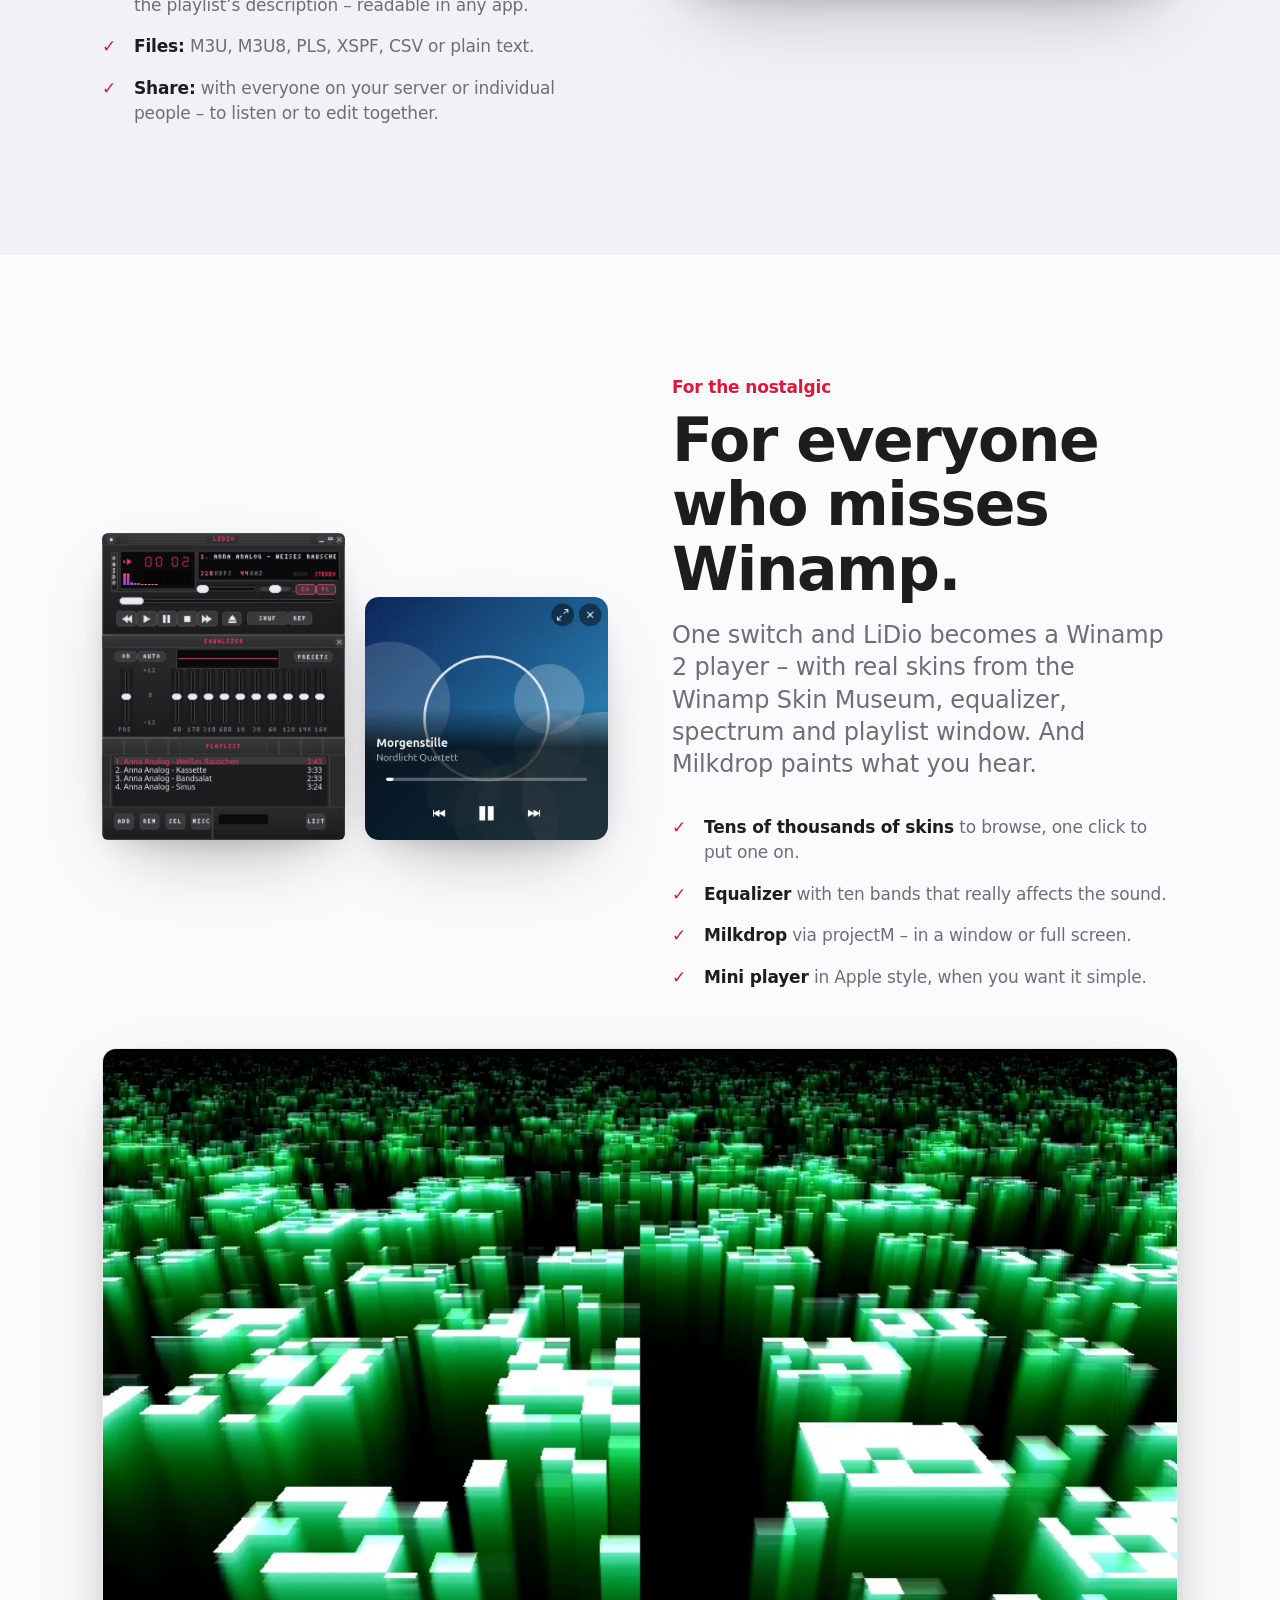
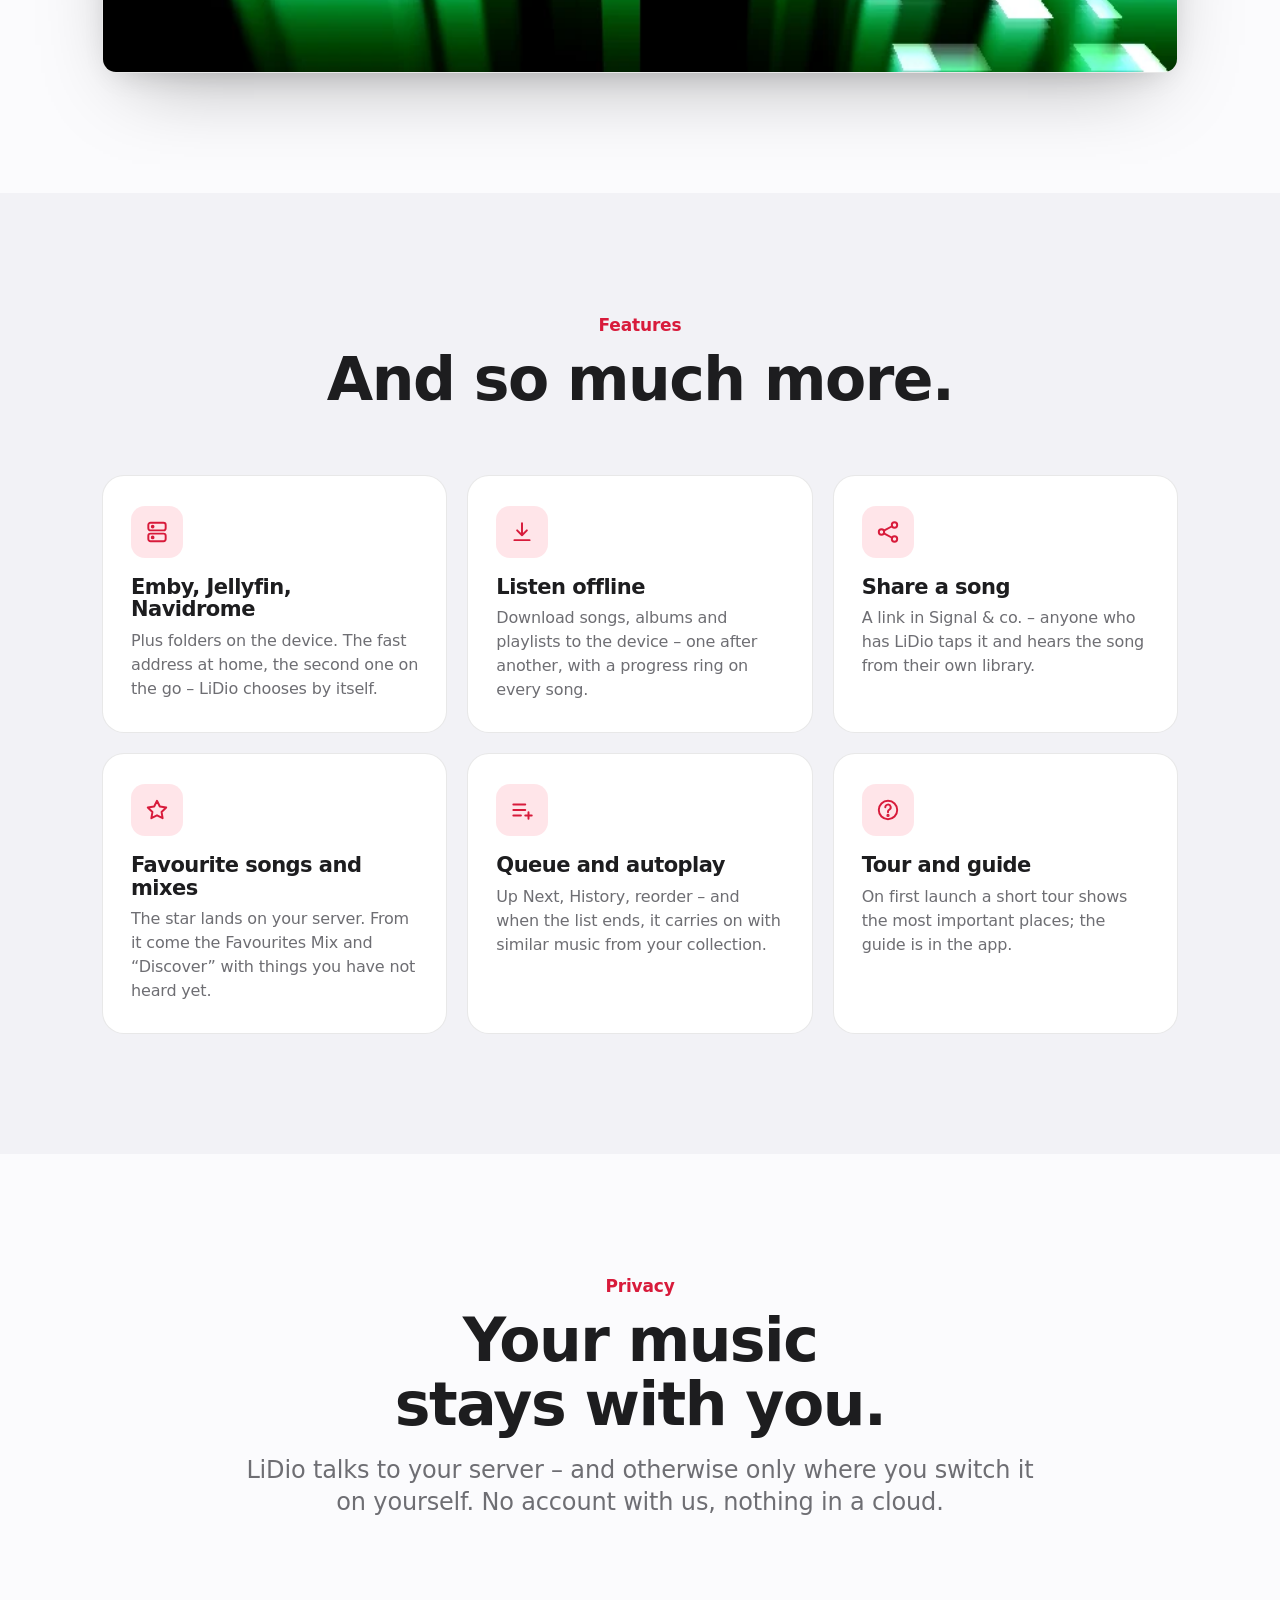
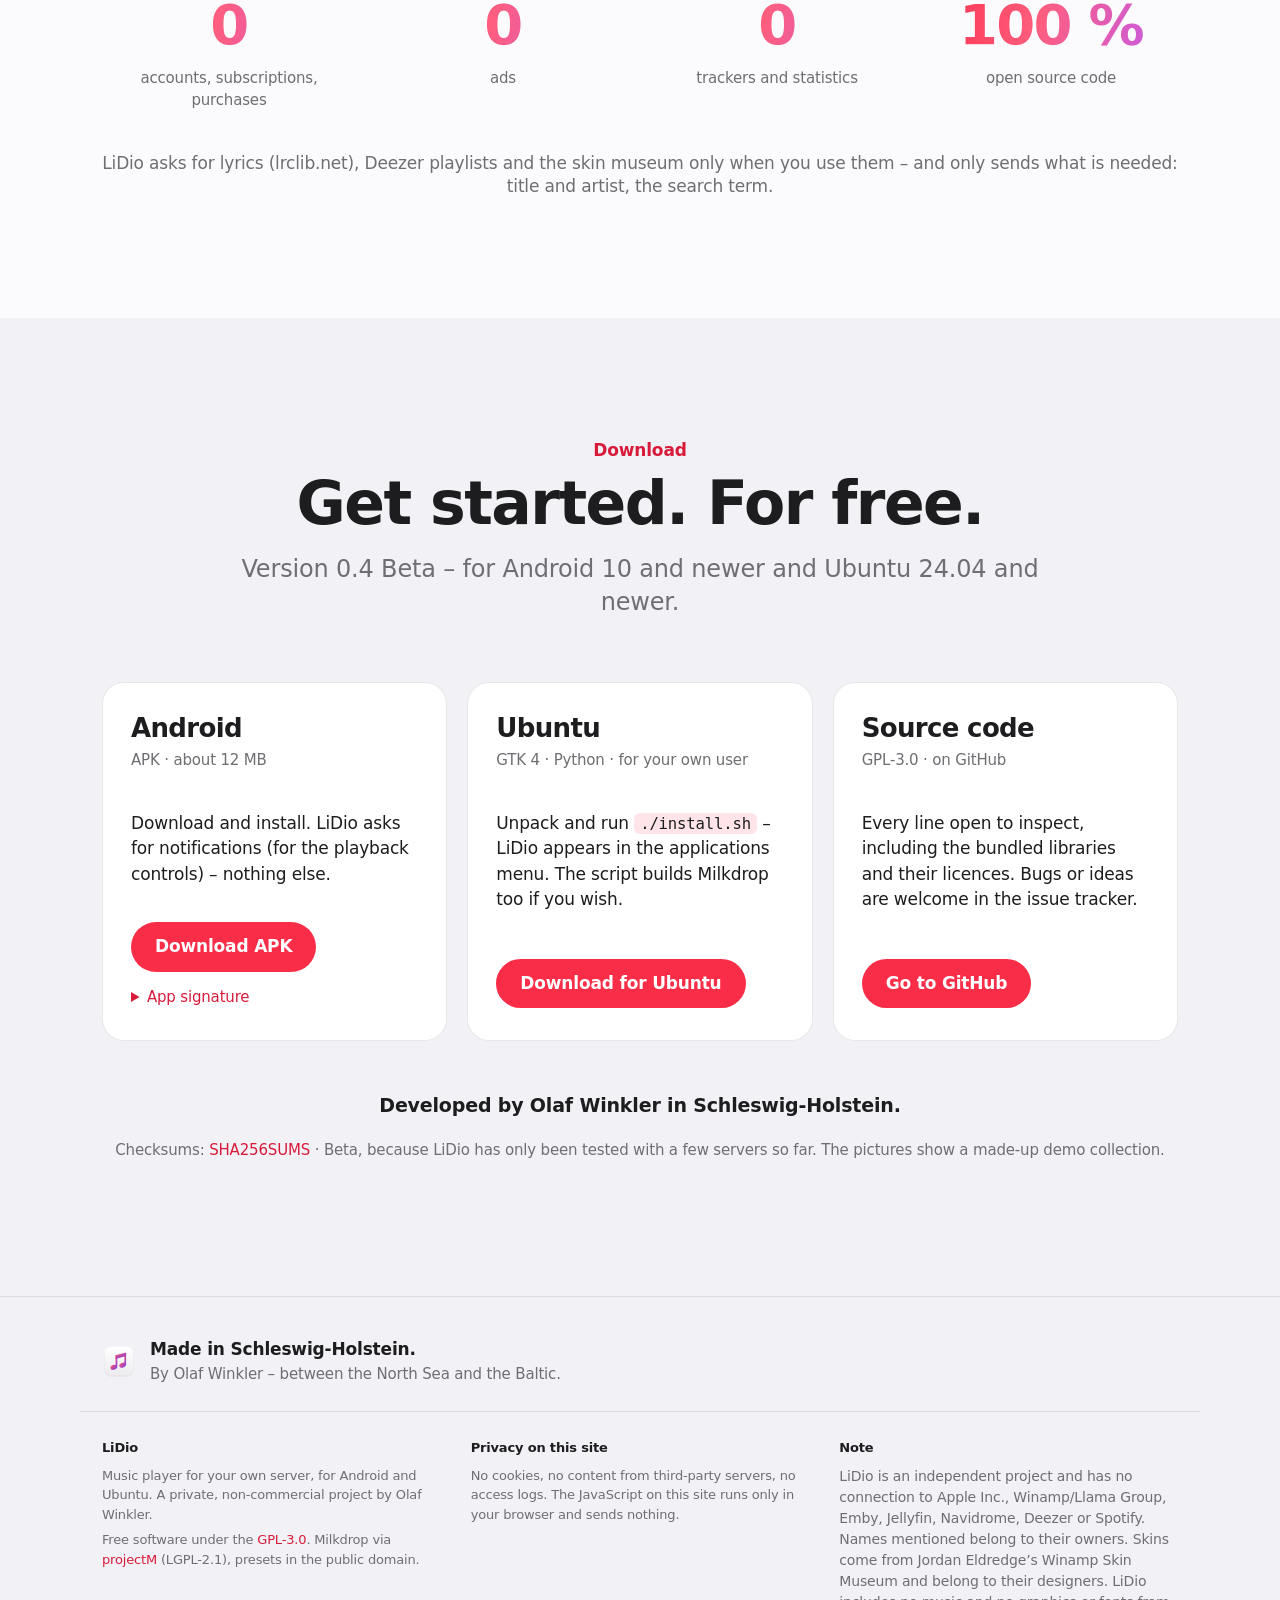
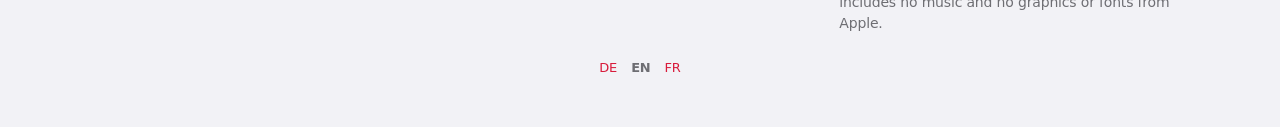
<file: homepage/en/index.html>
<!doctype html>
<html lang="en">
<head>
<meta charset="utf-8">
<meta name="viewport" content="width=device-width, initial-scale=1, viewport-fit=cover">
<title>LiDio – Your music from your own server</title>
<meta name="description" content="LiDio plays your own music from Emby, Jellyfin, Navidrome or folders – designed following Apple’s guidelines, for Android and Ubuntu. No subscription, no ads, no data collection.">
<link rel="icon" href="../lidio.svg" type="image/svg+xml">
<link rel="stylesheet" href="../site.css">
<!--lang--><link rel="alternate" hreflang="de" href="https://lisoftware.de/lidio/"><link rel="alternate" hreflang="en" href="https://lisoftware.de/lidio/en/"><link rel="alternate" hreflang="fr" href="https://lisoftware.de/lidio/fr/">
<style>
.apps .wrap { position: relative; }
.lang-switch { position: absolute; right: 22px; display: flex; gap: 12px; }
.lang-switch a[aria-current], .lang-foot a[aria-current] { color: #fff; opacity: 1; font-weight: 600; }
.lang-foot { display: flex; gap: 14px; justify-content: center; padding-top: 18px; font-size: 13px; }
.lang-foot a[aria-current] { color: inherit; }
@media (max-width: 900px) { .lang-switch { display: none; } }
</style><!--/lang-->
</head>
<body>

<div class="apps">
  <div class="wrap">
    <a href="https://lisoftware.de/linotes/">LiNotes</a>
    <a href="https://lisoftware.de/prevux/">Prevux</a>
    <a href="https://lisoftware.de/liboard/">LiBoard</a>
    <a href="https://lisoftware.de/licida/">LiCida</a>
    <a href="https://lisoftware.de/lical/">LiCal</a>
    <a href="https://lisoftware.de/lidio/" aria-current="page">LiDio</a>
  <!--lang--><span class="lang-switch"><a href="../" hreflang="de" lang="de">DE</a><a href="./" hreflang="en" lang="en" aria-current="true">EN</a><a href="../fr/" hreflang="fr" lang="fr">FR</a></span><!--/lang-->
  </div>
</div>

<header class="nav">
  <div class="wrap">
    <a class="brand" href="#"><img src="../lidio.svg" alt="">LiDio</a>
    <nav class="links">
      <a href="#mediathek">Library</a>
      <a href="#playlists">Playlists</a>
      <a href="#winamp">Winamp</a>
      <a href="#datenschutz">Privacy</a>
      <a href="https://github.com/veritasX1/LiDio">GitHub</a>
    </nav>
    <a class="btn small cta" href="#laden">Download</a>
  </div>
</header>

<main>

<!-- HERO -->
<section class="hero">
  <div class="wrap">
    <img class="app-icon reveal" src="../lidio.svg" alt="LiDio icon" width="120" height="120">
    <span class="badge reveal">New: Version 0.4 Beta with mixtapes · Android and Ubuntu</span>
    <h1 class="display reveal d1">Your music.<br><span class="gradient-text">Your server.</span></h1>
    <p class="lead reveal d2">LiDio plays the music that belongs to you – from your Emby, Jellyfin or Navidrome at home<br>or from folders on the device. Used like the Music app on iPhone and Mac. No subscription.</p>
    <div class="actions reveal d3">
      <a class="btn" href="#laden">Download for free</a>
      <a class="btn ghost" href="#mediathek">Take a look</a>
    </div>
    <div class="hero-shot reveal">
      <div class="window"><img src="../img/en/album.webp" alt="LiDio on Ubuntu: an album with its track list, the lyrics scrolling along on the right, playback at the top" width="1600" height="1032"></div>
    </div>
  </div>
</section>

<section class="wrap center" style="padding-top: 40px; max-width: 1000px">
  <p class="headline reveal">Built like the Music app.<br><span style="color: var(--muted)">For your own collection.</span></p>
  <p class="lead reveal d1">Years spent collecting records, CDs and files – and then you are supposed to listen to them only in a subscription app? LiDio brings your collection to phone and computer the way you know it from Apple: large covers, clear lists, “Now Playing” with lyrics. Designed following Apple’s Human Interface Guidelines, in the modern glass look or classic.</p>
</section>

<!-- LIBRARY -->
<section id="mediathek" class="alt">
  <div class="wrap section-head reveal" style="margin-bottom: 30px">
    <p class="eyebrow">Library</p>
    <h2 class="headline">Everything in its place.</h2>
    <p class="lead">Home with mixes for you, albums, artists, songs, genres, favourite songs and playlists – fast, even with tens of thousands of songs.</p>
  </div>
  <div class="wrap twin">
    <figure class="reveal" style="margin:0"><div class="window"><img src="../img/en/start.webp" alt="Home with “Mixes for you” and “Recently added”" loading="lazy"></div></figure>
    <figure class="reveal d1" style="margin:0"><div class="window"><img src="../img/en/alben-dunkel.webp" alt="Albums as a grid in the dark appearance" loading="lazy"></div></figure>
  </div>
</section>

<!-- NOW PLAYING -->
<section>
  <div class="wrap">
    <div class="section-head reveal">
      <p class="eyebrow">Now Playing</p>
      <h2 class="headline">Big. Calm.<br>With lyrics.</h2>
      <p class="lead">The cover fills the space, its colours lie softly behind it, the lyrics scroll along – and a click on a line jumps there. Lyrics come from your server or, if you like, from lrclib.net.</p>
    </div>
    <div class="hero-shot reveal" style="margin-top: 30px"><div class="window"><img src="../img/en/jetzt-laeuft.webp" alt="Full-screen player: large cover, blurred background, lyrics scrolling along" loading="lazy"></div></div>
  </div>
</section>

<!-- PLAYLISTS -->
<section id="playlists" class="alt">
  <div class="wrap">
    <div class="split">
      <div class="reveal">
        <p class="eyebrow">Playlists</p>
        <h2 class="headline">Your lists<br>move with you.</h2>
        <p class="lead">Simply bring along playlists from other apps, from Deezer or Spotify: LiDio matches every song with your server – even if it is called “(Remastered 2011)” there.</p>
        <ul class="checks">
          <li><b>Found, unsure, missing:</b> green, orange, red – for unsure ones you choose yourself.</li>
          <li><b>What is missing stays visible:</b> grey in its place and in the playlist’s description – readable in any app.</li>
          <li><b>Files:</b> M3U, M3U8, PLS, XSPF, CSV or plain text.</li>
          <li><b>Share:</b> with everyone on your server or individual people – to listen or to edit together.</li>
        </ul>
      </div>
      <div class="reveal d1"><div class="window"><img src="../img/en/genres.webp" alt="Genres as coloured tiles" loading="lazy"></div></div>
    </div>
  </div>
</section>

<!-- WINAMP -->
<section id="winamp">
  <div class="wrap">
    <div class="split reverse">
      <div class="reveal">
        <p class="eyebrow">For the nostalgic</p>
        <h2 class="headline">For everyone<br>who misses Winamp.</h2>
        <p class="lead">One switch and LiDio becomes a Winamp 2 player – with real skins from the Winamp Skin Museum, equalizer, spectrum and playlist window. And Milkdrop paints what you hear.</p>
        <ul class="checks">
          <li><b>Tens of thousands of skins</b> to browse, one click to put one on.</li>
          <li><b>Equalizer</b> with ten bands that really affects the sound.</li>
          <li><b>Milkdrop</b> via projectM – in a window or full screen.</li>
          <li><b>Mini player</b> in Apple style, when you want it simple.</li>
        </ul>
      </div>
      <div class="reveal d1" style="display:grid; grid-template-columns: 1fr 1fr; gap: 20px; align-items: end">
        <img src="../img/winamp.webp" alt="Winamp view with main window, equalizer and playlist" loading="lazy" style="border-radius: 6px; box-shadow: var(--shadow)">
        <img src="../img/en/mini.webp" alt="Mini player in Apple style" loading="lazy" style="border-radius: 14px; box-shadow: var(--shadow)">
      </div>
    </div>
    <div class="hero-shot reveal" style="margin-top: 50px"><div class="window"><img src="../img/milkdrop.webp" alt="Milkdrop visualisation" loading="lazy"></div></div>
  </div>
</section>

<!-- TILES -->
<section class="alt">
  <div class="wrap">
    <div class="section-head reveal">
      <p class="eyebrow">Features</p>
      <h2 class="headline">And so much more.</h2>
    </div>
    <div class="tiles">
      <div class="tile reveal"><div class="icon"><svg viewBox="0 0 24 24" fill="none" stroke="currentColor" stroke-width="1.8" stroke-linecap="round" stroke-linejoin="round"><rect x="4" y="3.5" width="16" height="7" rx="2"/><rect x="4" y="13.5" width="16" height="7" rx="2"/><circle cx="8" cy="7" r=".8" fill="currentColor"/><circle cx="8" cy="17" r=".8" fill="currentColor"/></svg></div><h3>Emby, Jellyfin, Navidrome</h3><p>Plus folders on the device. The fast address at home, the second one on the go – LiDio chooses by itself.</p></div>
      <div class="tile reveal d1"><div class="icon"><svg viewBox="0 0 24 24" fill="none" stroke="currentColor" stroke-width="1.8" stroke-linecap="round" stroke-linejoin="round"><path d="M12 4v11M7.5 10.5L12 15l4.5-4.5"/><path d="M5 19.5h14"/></svg></div><h3>Listen offline</h3><p>Download songs, albums and playlists to the device – one after another, with a progress ring on every song.</p></div>
      <div class="tile reveal d2"><div class="icon"><svg viewBox="0 0 24 24" fill="none" stroke="currentColor" stroke-width="1.8" stroke-linecap="round" stroke-linejoin="round"><circle cx="18" cy="5.5" r="2.5"/><circle cx="6" cy="12" r="2.5"/><circle cx="18" cy="18.5" r="2.5"/><path d="M8.2 10.8l7.6-4.1M8.2 13.2l7.6 4.1"/></svg></div><h3>Share a song</h3><p>A link in Signal & co. – anyone who has LiDio taps it and hears the song from their own library.</p></div>
      <div class="tile reveal"><div class="icon"><svg viewBox="0 0 24 24" fill="none" stroke="currentColor" stroke-width="1.8" stroke-linecap="round" stroke-linejoin="round"><path d="M12 3.5l2.6 5.3 5.9.9-4.3 4.1 1 5.8L12 16.9l-5.2 2.7 1-5.8-4.3-4.1 5.9-.9z"/></svg></div><h3>Favourite songs and mixes</h3><p>The star lands on your server. From it come the Favourites Mix and “Discover” with things you have not heard yet.</p></div>
      <div class="tile reveal d1"><div class="icon"><svg viewBox="0 0 24 24" fill="none" stroke="currentColor" stroke-width="1.8" stroke-linecap="round" stroke-linejoin="round"><path d="M4 7h11M4 12h11M4 17h7"/><path d="M18 14v6M15 17h6"/></svg></div><h3>Queue and autoplay</h3><p>Up Next, History, reorder – and when the list ends, it carries on with similar music from your collection.</p></div>
      <div class="tile reveal d2"><div class="icon"><svg viewBox="0 0 24 24" fill="none" stroke="currentColor" stroke-width="1.8" stroke-linecap="round" stroke-linejoin="round"><circle cx="12" cy="12" r="8.5"/><path d="M9.5 9.5a2.5 2.5 0 1 1 3.5 2.3c-.6.3-1 .8-1 1.5v.7"/><circle cx="12" cy="17" r=".6" fill="currentColor"/></svg></div><h3>Tour and guide</h3><p>On first launch a short tour shows the most important places; the guide is in the app.</p></div>
    </div>
  </div>
</section>

<!-- PRIVACY -->
<section id="datenschutz">
  <div class="wrap">
    <div class="section-head reveal">
      <p class="eyebrow">Privacy</p>
      <h2 class="headline">Your music<br>stays with you.</h2>
      <p class="lead">LiDio talks to your server – and otherwise only where you switch it on yourself. No account with us, nothing in a cloud.</p>
    </div>
    <div class="facts">
      <div class="reveal"><div class="num gradient-text">0</div><div class="lbl">accounts, subscriptions, purchases</div></div>
      <div class="reveal d1"><div class="num gradient-text">0</div><div class="lbl">ads</div></div>
      <div class="reveal d2"><div class="num gradient-text">0</div><div class="lbl">trackers and statistics</div></div>
      <div class="reveal d3"><div class="num gradient-text">100 %</div><div class="lbl">open source code</div></div>
    </div>
    <p class="center lead reveal" style="margin-top: 40px; font-size: 17px">LiDio asks for lyrics (lrclib.net), Deezer playlists and the skin museum only when you use them – and only sends what is needed: title and artist, the search term.</p>
  </div>
</section>

<!-- DOWNLOAD -->
<section id="laden" class="alt">
  <div class="wrap">
    <div class="section-head reveal">
      <p class="eyebrow">Download</p>
      <h2 class="headline">Get started. For free.</h2>
      <p class="lead">Version 0.4 Beta – for Android 10 and newer and Ubuntu 24.04 and newer.</p>
    </div>
    <div class="downloads">
      <div class="download reveal">
        <h3>Android</h3>
        <div class="meta">APK · about 12 MB</div>
        <div class="grow">
          <p>Download and install. LiDio asks for notifications (for the playback controls) – nothing else.</p>
        </div>
        <a class="btn" href="../download/LiDio-0.4b.apk">Download APK</a>
        <details><summary>App signature</summary>
          <p>SHA-256: <code style="word-break: break-all">423d95a4d6f4740ecd1325b55705f26f8e5f43675d2368d58a0d4976d3c95b0b</code></p>
        </details>
      </div>
      <div class="download reveal d1">
        <h3>Ubuntu</h3>
        <div class="meta">GTK 4 · Python · for your own user</div>
        <div class="grow">
          <p>Unpack and run <code class="inline">./install.sh</code> – LiDio appears in the applications menu. The script builds Milkdrop too if you wish.</p>
        </div>
        <a class="btn" href="../download/LiDio-0.4b-ubuntu.tar.gz">Download for Ubuntu</a>
      </div>
      <div class="download reveal d2">
        <h3>Source code</h3>
        <div class="meta">GPL-3.0 · on GitHub</div>
        <div class="grow">
          <p>Every line open to inspect, including the bundled libraries and their licences. Bugs or ideas are welcome in the issue tracker.</p>
        </div>
        <a class="btn" href="https://github.com/veritasX1/LiDio">Go to GitHub</a>
      </div>
    </div>
    <p class="center reveal" style="margin-top: 50px; font-size: 19px; font-weight: 600">Developed by Olaf Winkler in Schleswig-Holstein.</p>
    <p class="center" style="margin-top: 10px; color: var(--muted); font-size: 15px">Checksums: <a href="../download/SHA256SUMS">SHA256SUMS</a> · Beta, because LiDio has only been tested with a few servers so far. The pictures show a made-up demo collection.</p>
  </div>
</section>

</main>

<footer>
  <div class="wrap made">
    <img src="../lidio.svg" alt="" width="34" height="34">
    <p><b>Made in Schleswig-Holstein.</b><br>By Olaf Winkler – between the North Sea and the Baltic.</p>
  </div>
  <div class="wrap cols">
    <div>
      <h4>LiDio</h4>
      <p>Music player for your own server, for Android and Ubuntu. A private, non-commercial project by Olaf Winkler.</p>
      <p>Free software under the <a href="https://github.com/veritasX1/LiDio/blob/main/LICENSE">GPL-3.0</a>. Milkdrop via <a href="https://github.com/projectM-visualizer/projectm">projectM</a> (LGPL-2.1), presets in the public domain.</p>
    </div>
    <div>
      <h4>Privacy on this site</h4>
      <p>No cookies, no content from third-party servers, no access logs. The JavaScript on this site runs only in your browser and sends nothing.</p>
    </div>
    <div>
      <h4>Note</h4>
      <p class="legal">LiDio is an independent project and has no connection to Apple Inc., Winamp/Llama Group, Emby, Jellyfin, Navidrome, Deezer or Spotify. Names mentioned belong to their owners. Skins come from Jordan Eldredge’s Winamp Skin Museum and belong to their designers. LiDio includes no music and no graphics or fonts from Apple.</p>
    </div>
  </div>
<!--lang--><div class="wrap lang-foot"><a href="../" hreflang="de" lang="de">DE</a><a href="./" hreflang="en" lang="en" aria-current="true">EN</a><a href="../fr/" hreflang="fr" lang="fr">FR</a></div><!--/lang-->
</footer>

<script src="../site.js"></script>
</body>
</html>
</file>
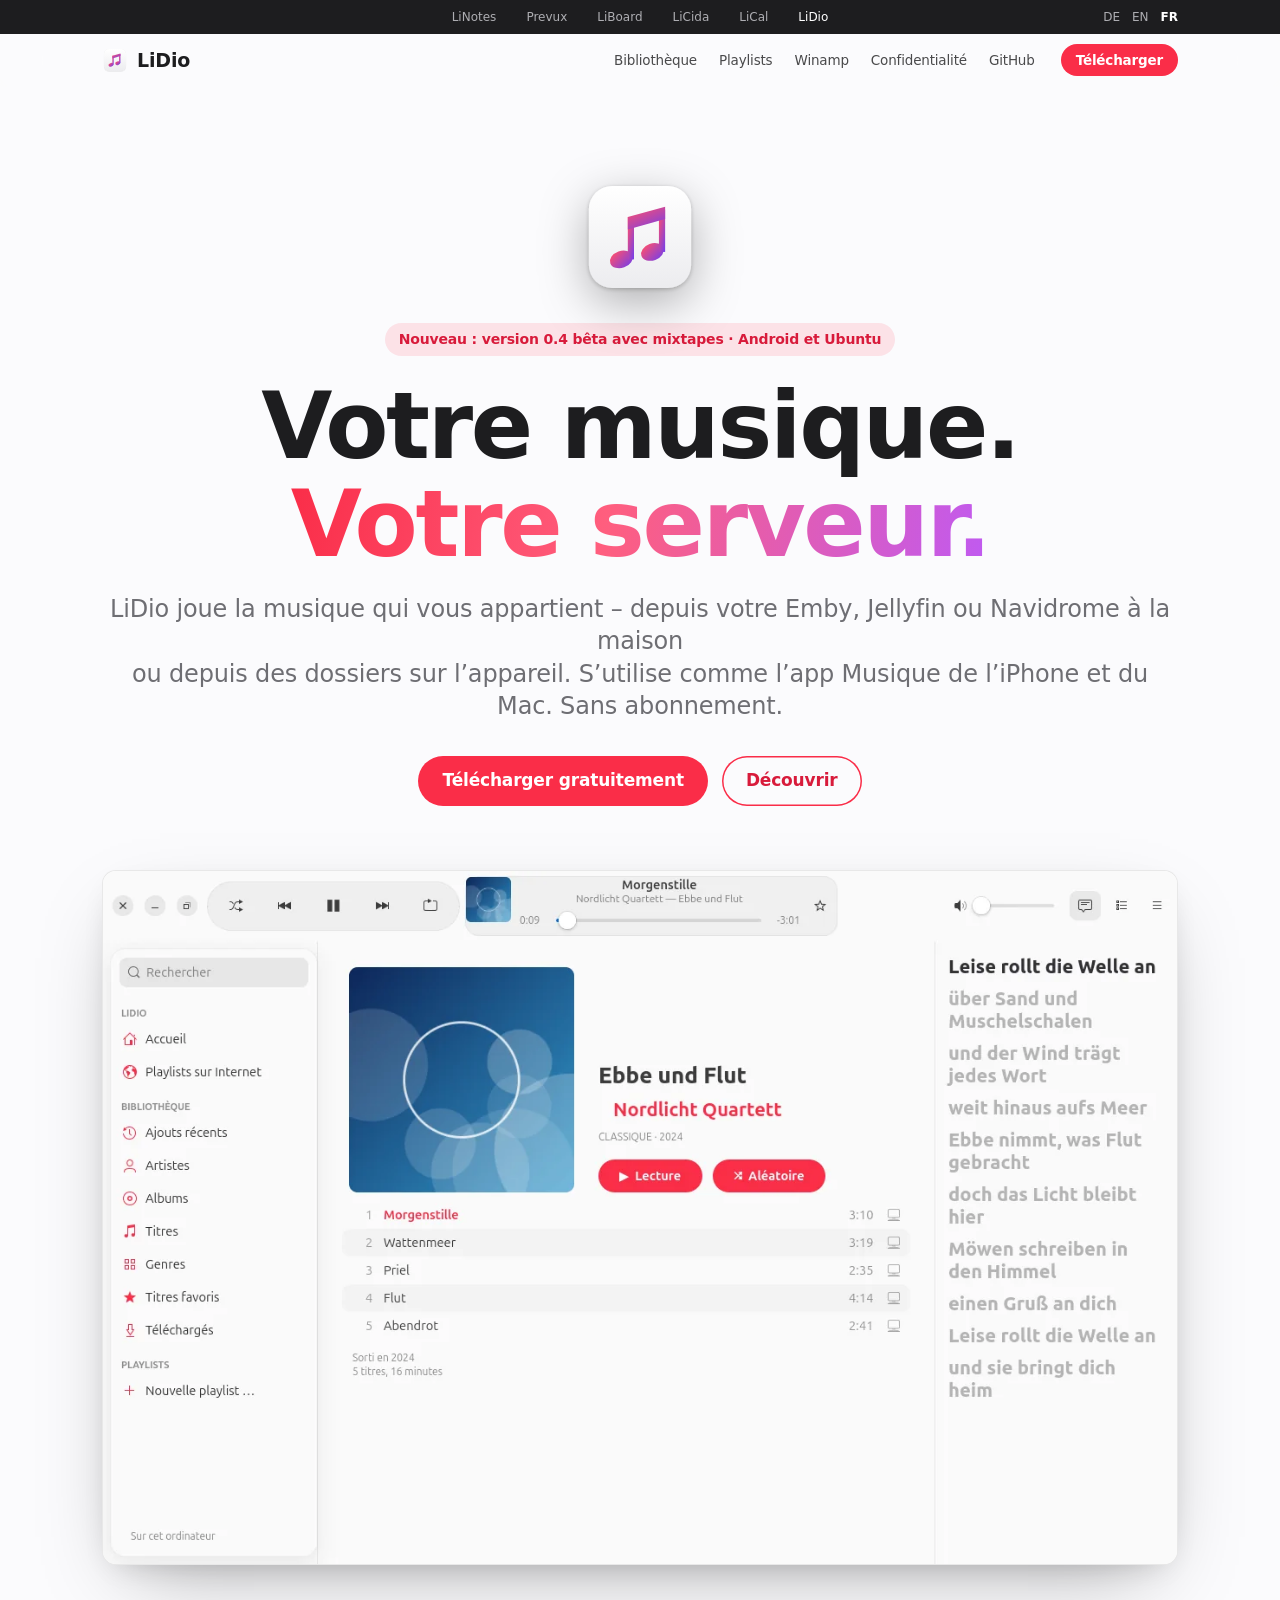
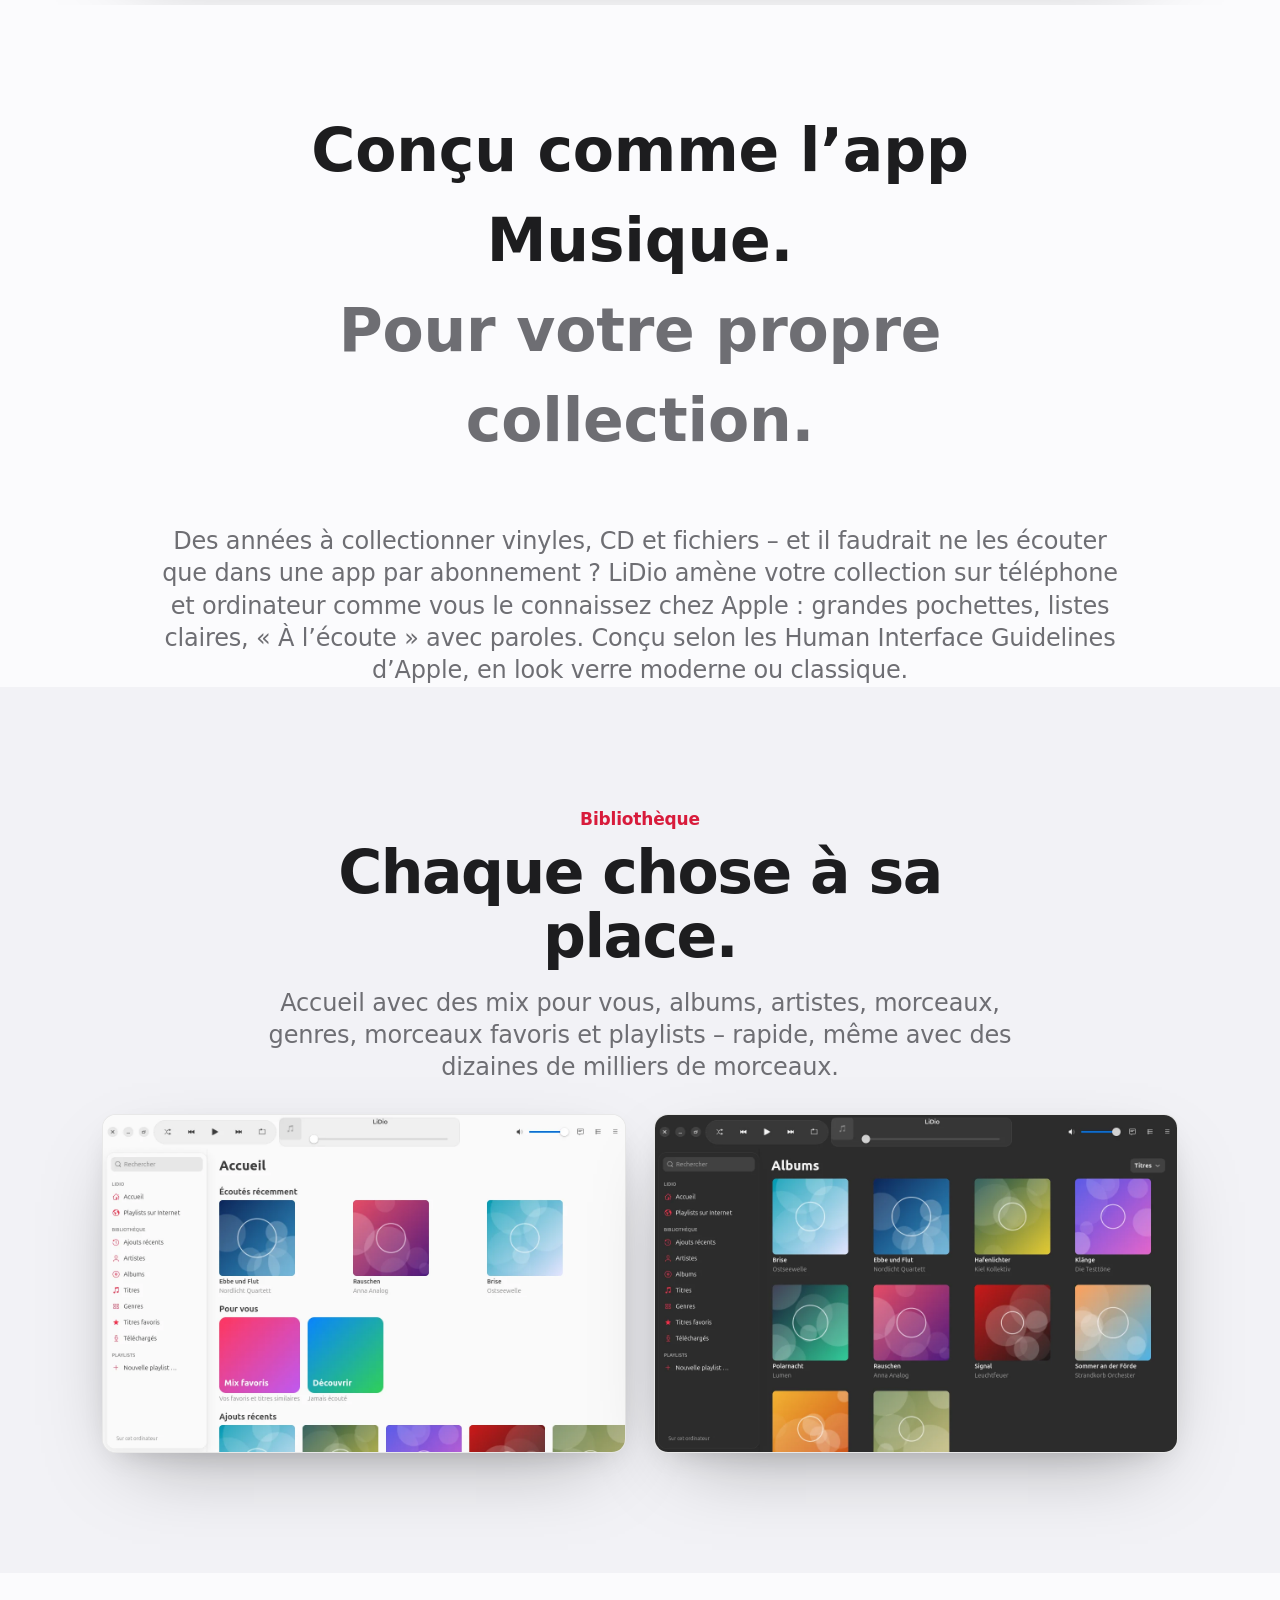
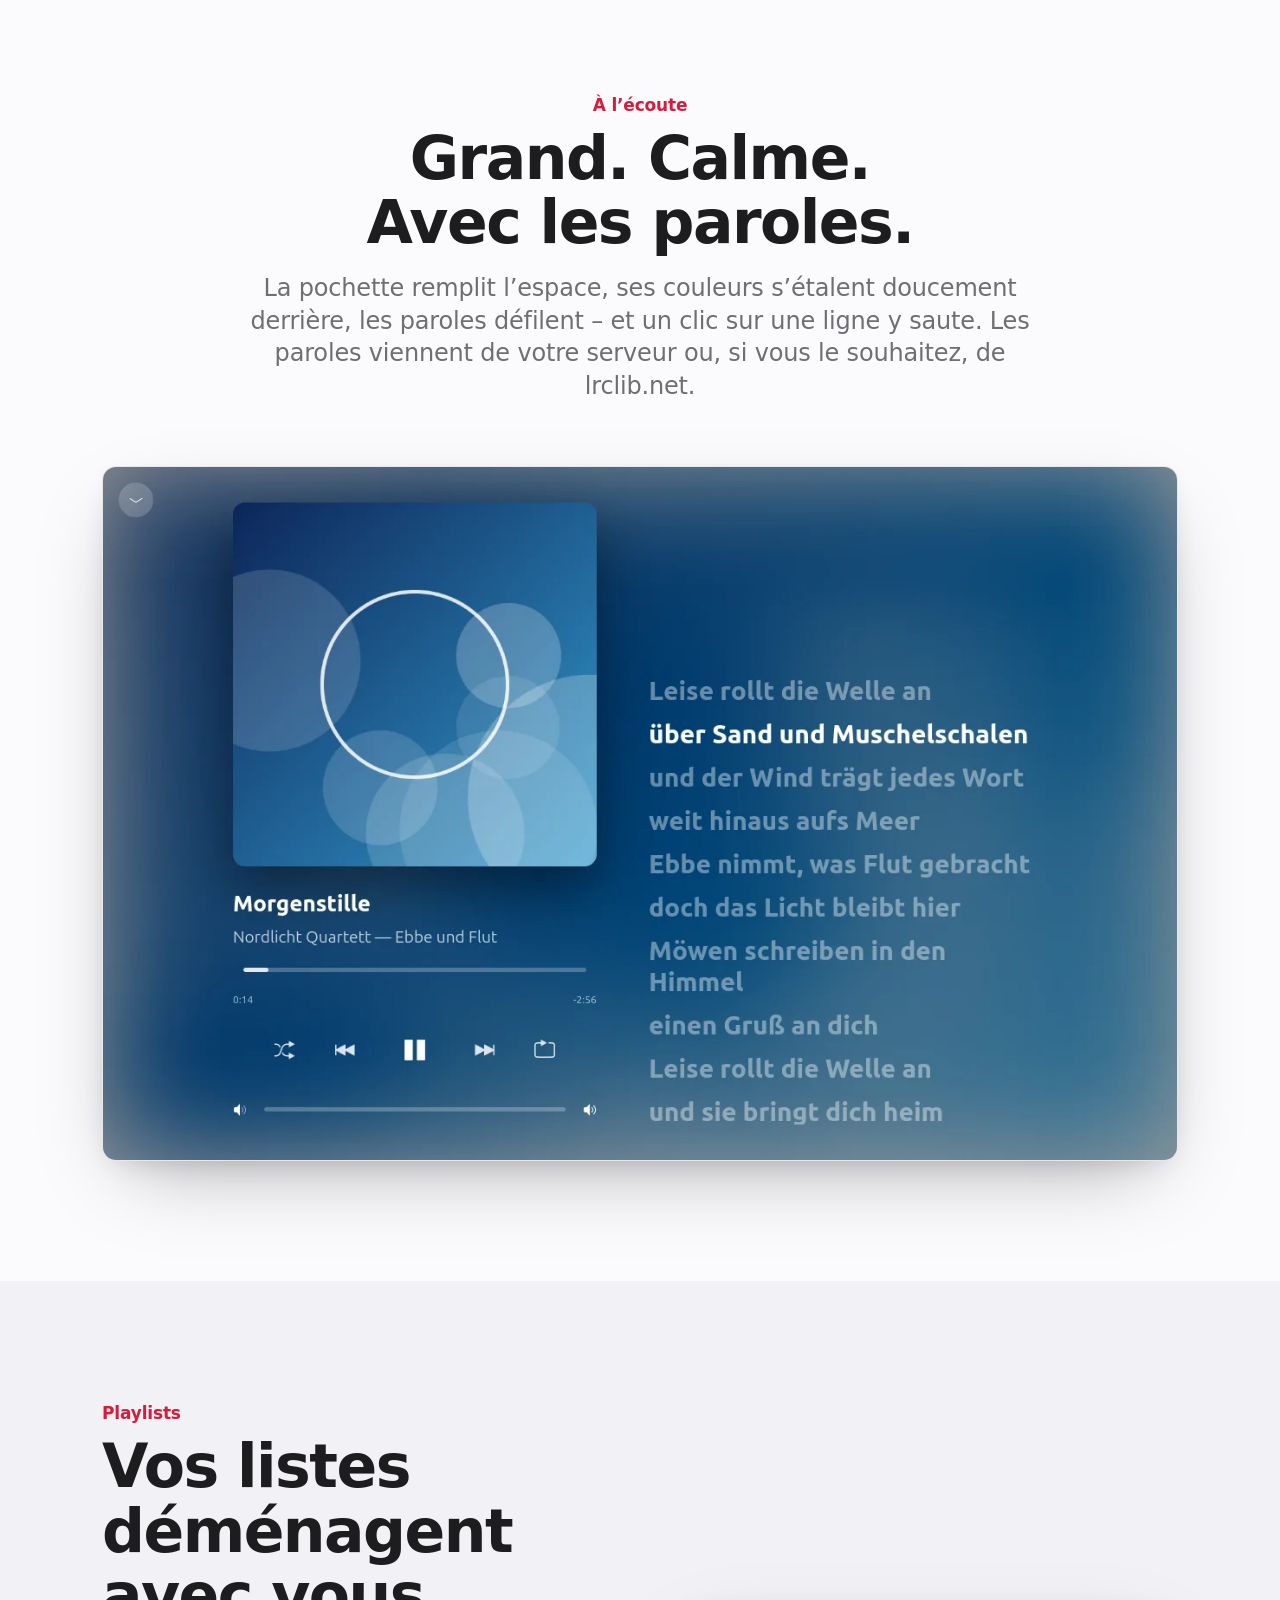
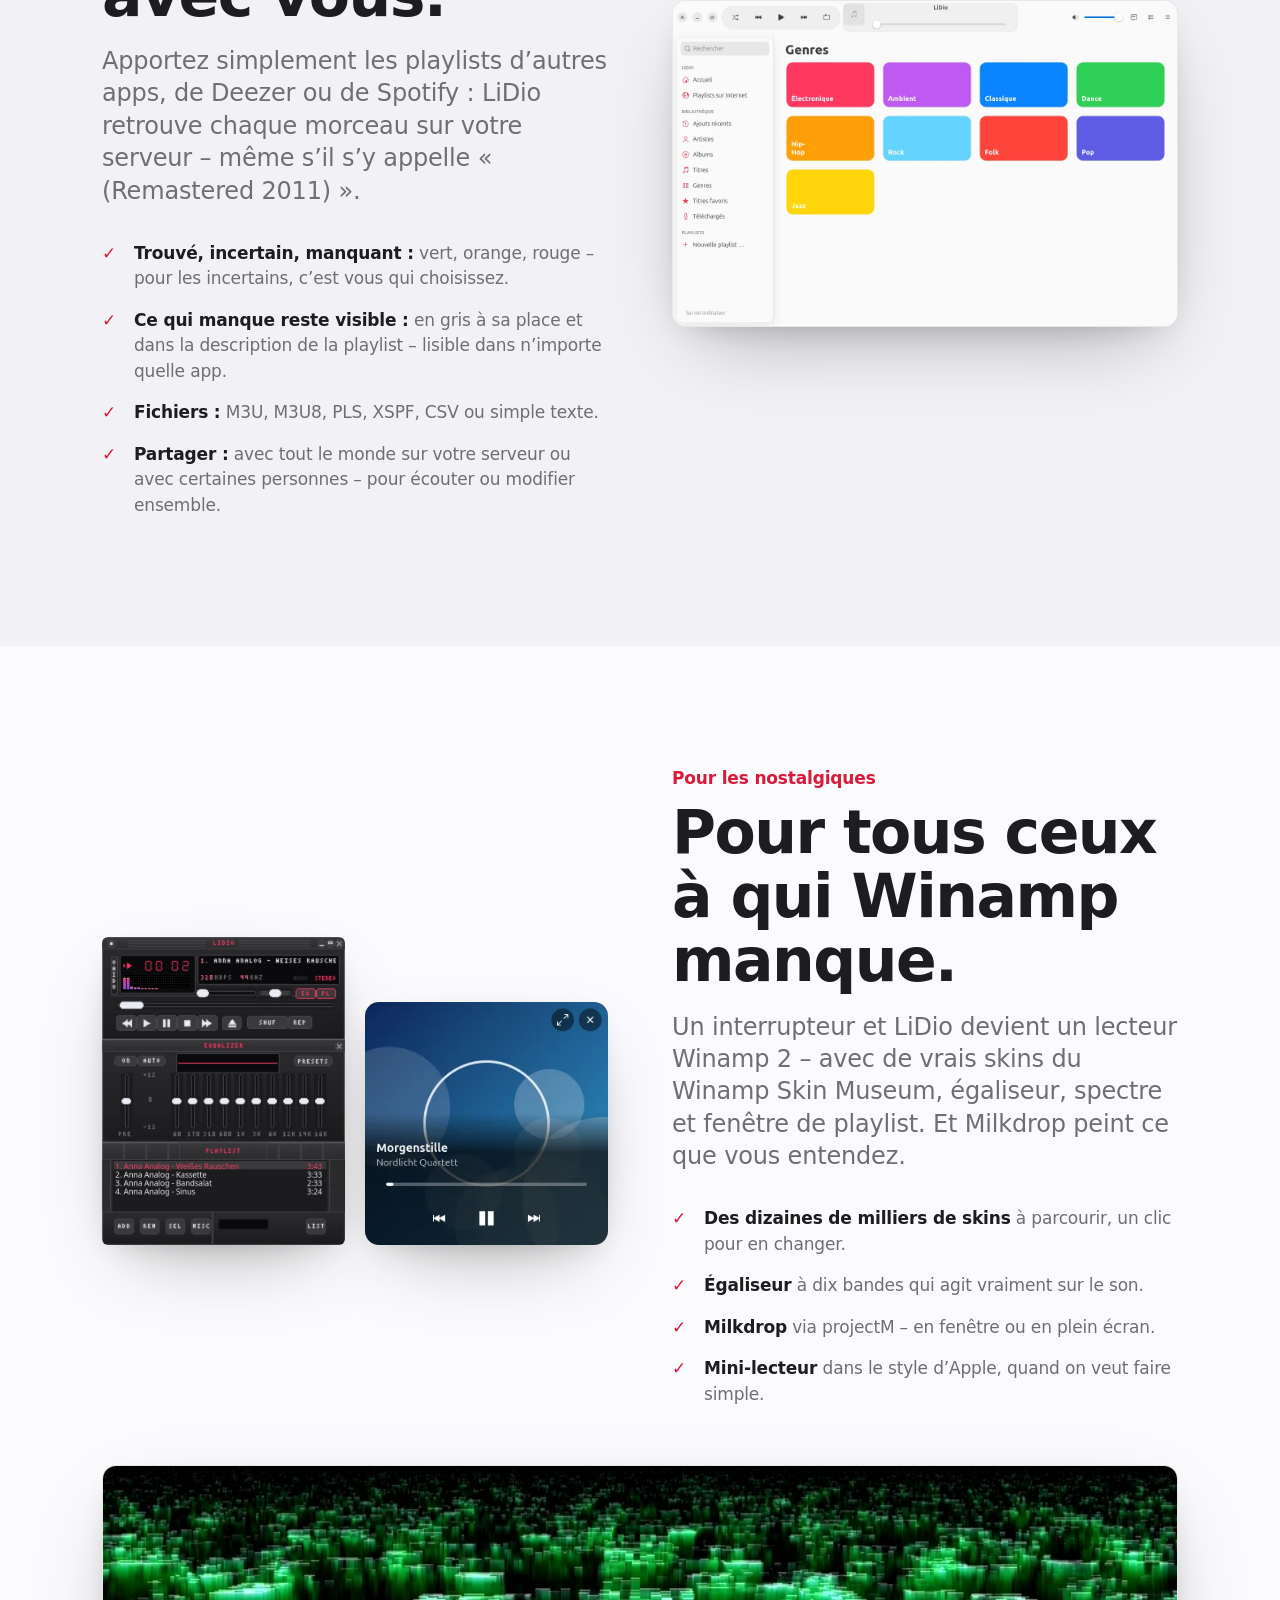
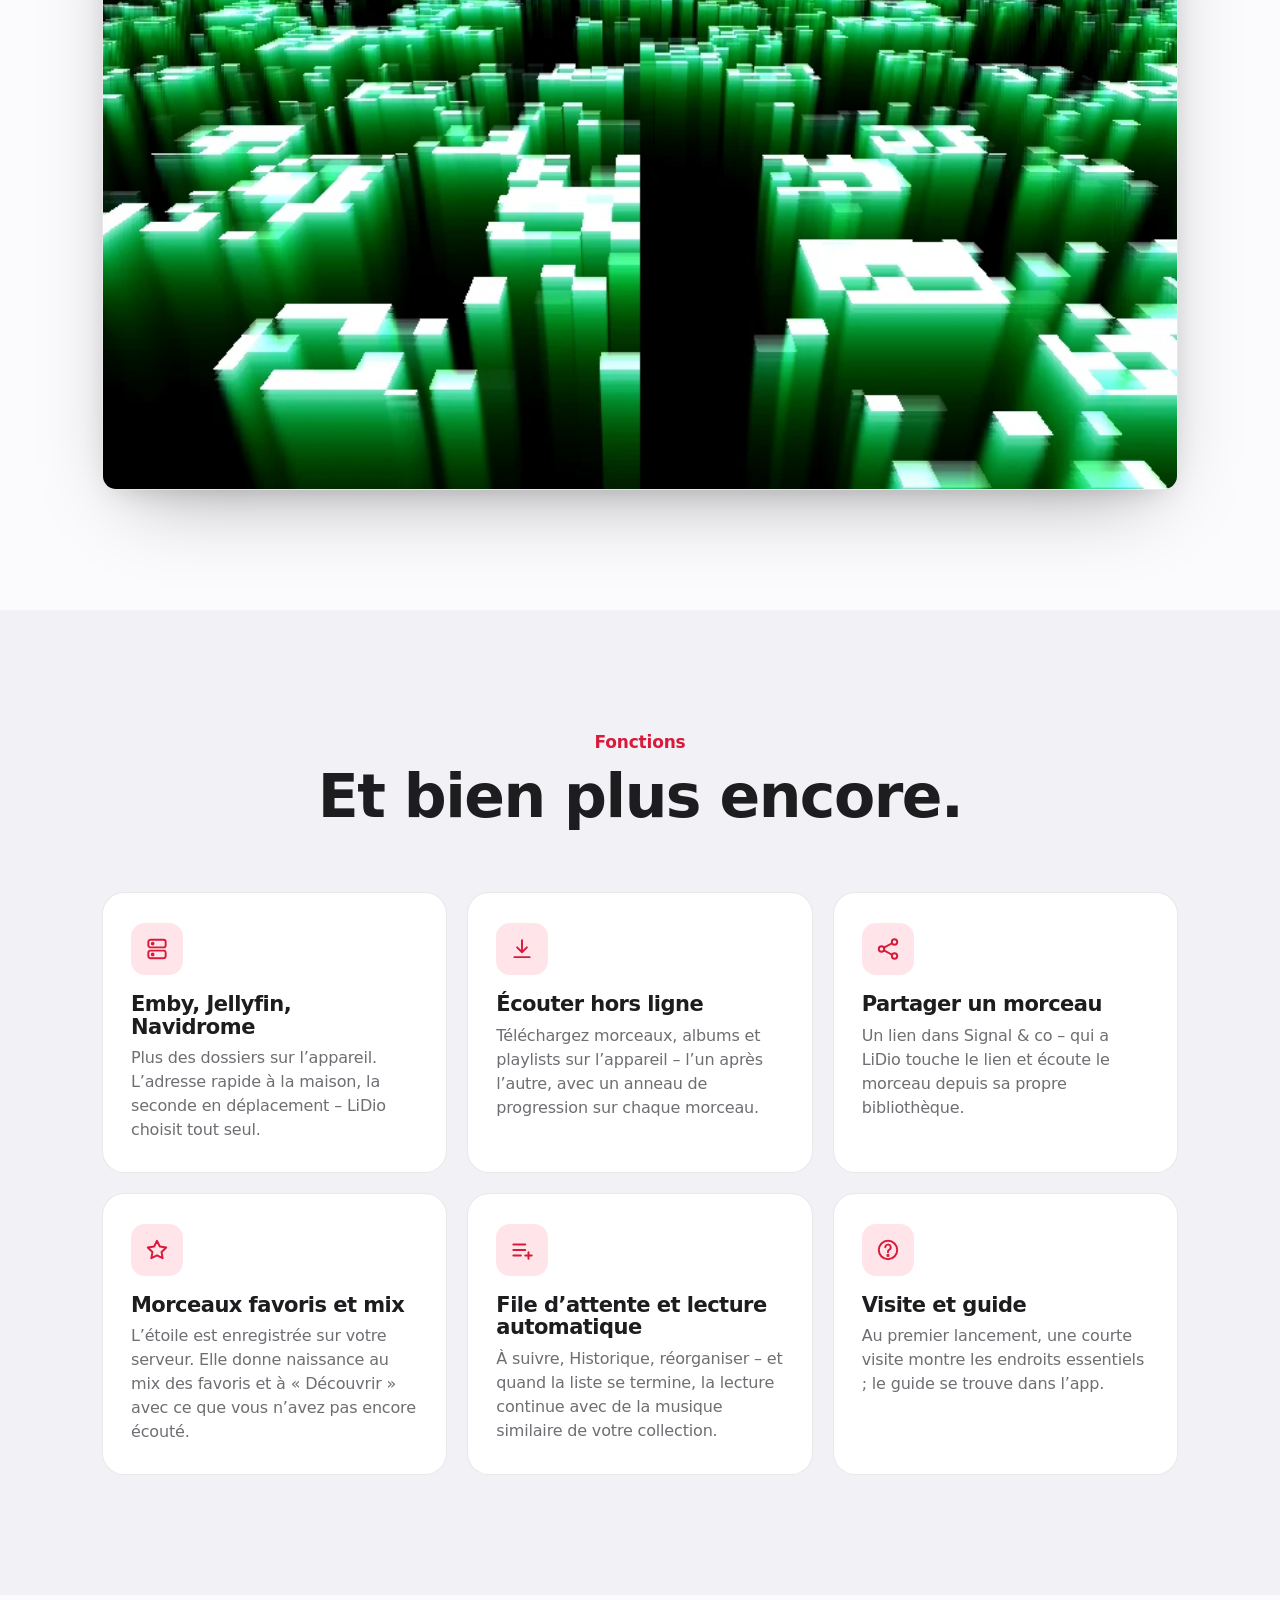
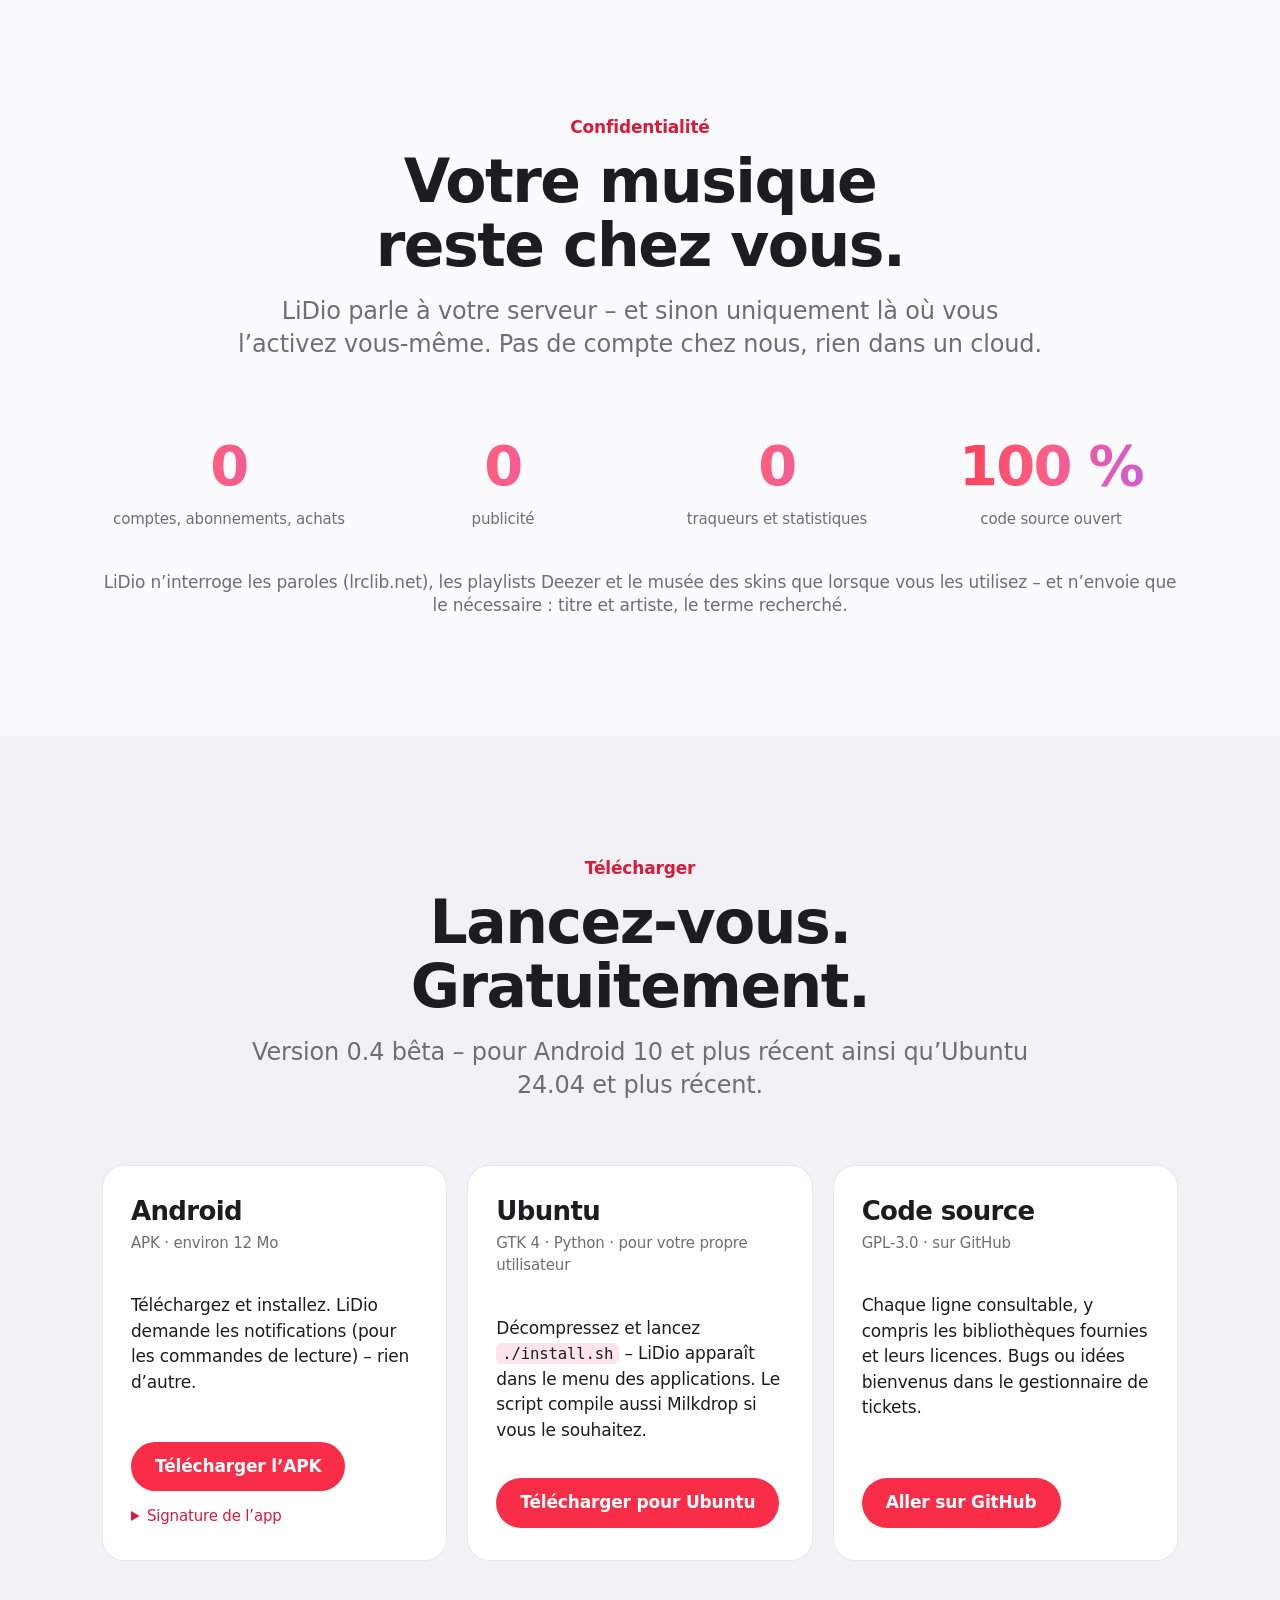
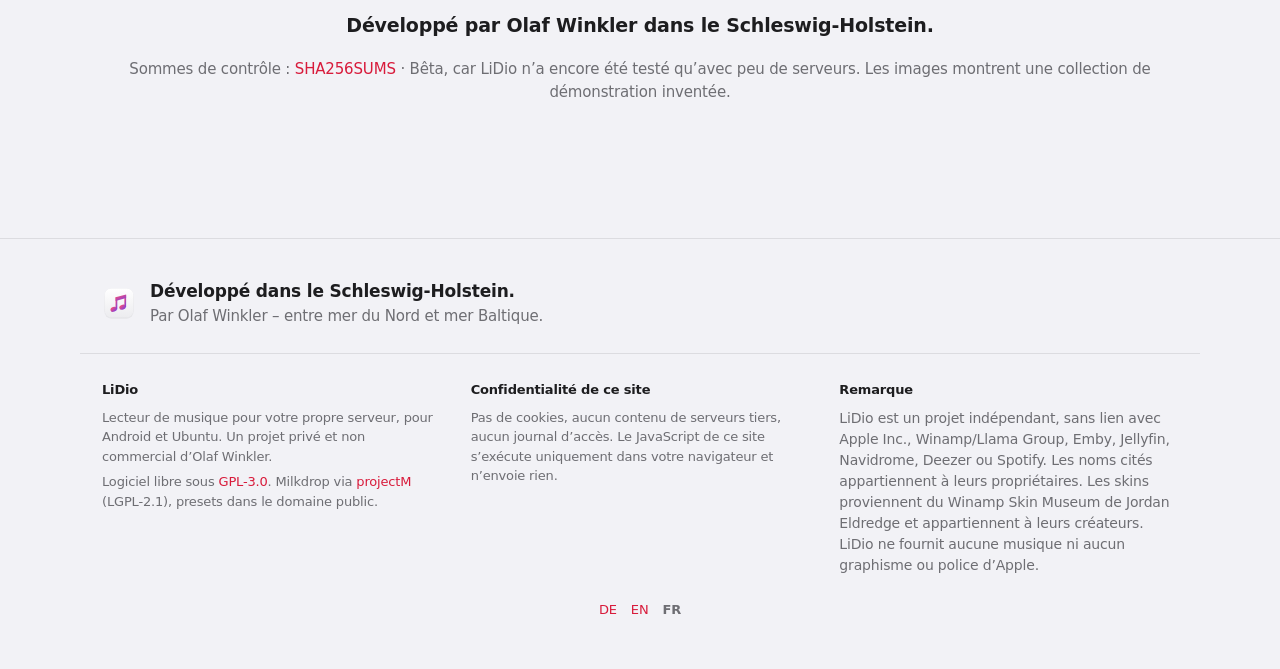
<file: homepage/fr/index.html>
<!doctype html>
<html lang="fr">
<head>
<meta charset="utf-8">
<meta name="viewport" content="width=device-width, initial-scale=1, viewport-fit=cover">
<title>LiDio – Votre musique depuis votre propre serveur</title>
<meta name="description" content="LiDio joue votre propre musique depuis Emby, Jellyfin, Navidrome ou des dossiers – conçu selon les directives d’Apple, pour Android et Ubuntu. Sans abonnement, sans publicité, sans collecte de données.">
<link rel="icon" href="../lidio.svg" type="image/svg+xml">
<link rel="stylesheet" href="../site.css">
<!--lang--><link rel="alternate" hreflang="de" href="https://lisoftware.de/lidio/"><link rel="alternate" hreflang="en" href="https://lisoftware.de/lidio/en/"><link rel="alternate" hreflang="fr" href="https://lisoftware.de/lidio/fr/">
<style>
.apps .wrap { position: relative; }
.lang-switch { position: absolute; right: 22px; display: flex; gap: 12px; }
.lang-switch a[aria-current], .lang-foot a[aria-current] { color: #fff; opacity: 1; font-weight: 600; }
.lang-foot { display: flex; gap: 14px; justify-content: center; padding-top: 18px; font-size: 13px; }
.lang-foot a[aria-current] { color: inherit; }
@media (max-width: 900px) { .lang-switch { display: none; } }
</style><!--/lang-->
</head>
<body>

<div class="apps">
  <div class="wrap">
    <a href="https://lisoftware.de/linotes/">LiNotes</a>
    <a href="https://lisoftware.de/prevux/">Prevux</a>
    <a href="https://lisoftware.de/liboard/">LiBoard</a>
    <a href="https://lisoftware.de/licida/">LiCida</a>
    <a href="https://lisoftware.de/lical/">LiCal</a>
    <a href="https://lisoftware.de/lidio/" aria-current="page">LiDio</a>
  <!--lang--><span class="lang-switch"><a href="../" hreflang="de" lang="de">DE</a><a href="../en/" hreflang="en" lang="en">EN</a><a href="./" hreflang="fr" lang="fr" aria-current="true">FR</a></span><!--/lang-->
  </div>
</div>

<header class="nav">
  <div class="wrap">
    <a class="brand" href="#"><img src="../lidio.svg" alt="">LiDio</a>
    <nav class="links">
      <a href="#mediathek">Bibliothèque</a>
      <a href="#playlists">Playlists</a>
      <a href="#winamp">Winamp</a>
      <a href="#datenschutz">Confidentialité</a>
      <a href="https://github.com/veritasX1/LiDio">GitHub</a>
    </nav>
    <a class="btn small cta" href="#laden">Télécharger</a>
  </div>
</header>

<main>

<!-- HERO -->
<section class="hero">
  <div class="wrap">
    <img class="app-icon reveal" src="../lidio.svg" alt="Icône de LiDio" width="120" height="120">
    <span class="badge reveal">Nouveau : version 0.4 bêta avec mixtapes · Android et Ubuntu</span>
    <h1 class="display reveal d1">Votre musique.<br><span class="gradient-text">Votre serveur.</span></h1>
    <p class="lead reveal d2">LiDio joue la musique qui vous appartient – depuis votre Emby, Jellyfin ou Navidrome à la maison<br>ou depuis des dossiers sur l’appareil. S’utilise comme l’app Musique de l’iPhone et du Mac. Sans abonnement.</p>
    <div class="actions reveal d3">
      <a class="btn" href="#laden">Télécharger gratuitement</a>
      <a class="btn ghost" href="#mediathek">Découvrir</a>
    </div>
    <div class="hero-shot reveal">
      <div class="window"><img src="../img/fr/album.webp" alt="LiDio sous Ubuntu : un album avec sa liste de morceaux, à droite les paroles qui défilent, en haut la lecture" width="1600" height="1032"></div>
    </div>
  </div>
</section>

<section class="wrap center" style="padding-top: 40px; max-width: 1000px">
  <p class="headline reveal">Conçu comme l’app Musique.<br><span style="color: var(--muted)">Pour votre propre collection.</span></p>
  <p class="lead reveal d1">Des années à collectionner vinyles, CD et fichiers – et il faudrait ne les écouter que dans une app par abonnement ? LiDio amène votre collection sur téléphone et ordinateur comme vous le connaissez chez Apple : grandes pochettes, listes claires, « À l’écoute » avec paroles. Conçu selon les Human Interface Guidelines d’Apple, en look verre moderne ou classique.</p>
</section>

<!-- LIBRARY -->
<section id="mediathek" class="alt">
  <div class="wrap section-head reveal" style="margin-bottom: 30px">
    <p class="eyebrow">Bibliothèque</p>
    <h2 class="headline">Chaque chose à sa place.</h2>
    <p class="lead">Accueil avec des mix pour vous, albums, artistes, morceaux, genres, morceaux favoris et playlists – rapide, même avec des dizaines de milliers de morceaux.</p>
  </div>
  <div class="wrap twin">
    <figure class="reveal" style="margin:0"><div class="window"><img src="../img/fr/start.webp" alt="Accueil avec « Mix pour vous » et « Ajouts récents »" loading="lazy"></div></figure>
    <figure class="reveal d1" style="margin:0"><div class="window"><img src="../img/fr/alben-dunkel.webp" alt="Albums en grille en apparence sombre" loading="lazy"></div></figure>
  </div>
</section>

<!-- NOW PLAYING -->
<section>
  <div class="wrap">
    <div class="section-head reveal">
      <p class="eyebrow">À l’écoute</p>
      <h2 class="headline">Grand. Calme.<br>Avec les paroles.</h2>
      <p class="lead">La pochette remplit l’espace, ses couleurs s’étalent doucement derrière, les paroles défilent – et un clic sur une ligne y saute. Les paroles viennent de votre serveur ou, si vous le souhaitez, de lrclib.net.</p>
    </div>
    <div class="hero-shot reveal" style="margin-top: 30px"><div class="window"><img src="../img/fr/jetzt-laeuft.webp" alt="Lecteur plein écran : grande pochette, arrière-plan flou, paroles qui défilent" loading="lazy"></div></div>
  </div>
</section>

<!-- PLAYLISTS -->
<section id="playlists" class="alt">
  <div class="wrap">
    <div class="split">
      <div class="reveal">
        <p class="eyebrow">Playlists</p>
        <h2 class="headline">Vos listes<br>déménagent avec vous.</h2>
        <p class="lead">Apportez simplement les playlists d’autres apps, de Deezer ou de Spotify : LiDio retrouve chaque morceau sur votre serveur – même s’il s’y appelle « (Remastered 2011) ».</p>
        <ul class="checks">
          <li><b>Trouvé, incertain, manquant :</b> vert, orange, rouge – pour les incertains, c’est vous qui choisissez.</li>
          <li><b>Ce qui manque reste visible :</b> en gris à sa place et dans la description de la playlist – lisible dans n’importe quelle app.</li>
          <li><b>Fichiers :</b> M3U, M3U8, PLS, XSPF, CSV ou simple texte.</li>
          <li><b>Partager :</b> avec tout le monde sur votre serveur ou avec certaines personnes – pour écouter ou modifier ensemble.</li>
        </ul>
      </div>
      <div class="reveal d1"><div class="window"><img src="../img/fr/genres.webp" alt="Genres en tuiles colorées" loading="lazy"></div></div>
    </div>
  </div>
</section>

<!-- WINAMP -->
<section id="winamp">
  <div class="wrap">
    <div class="split reverse">
      <div class="reveal">
        <p class="eyebrow">Pour les nostalgiques</p>
        <h2 class="headline">Pour tous ceux<br>à qui Winamp manque.</h2>
        <p class="lead">Un interrupteur et LiDio devient un lecteur Winamp 2 – avec de vrais skins du Winamp Skin Museum, égaliseur, spectre et fenêtre de playlist. Et Milkdrop peint ce que vous entendez.</p>
        <ul class="checks">
          <li><b>Des dizaines de milliers de skins</b> à parcourir, un clic pour en changer.</li>
          <li><b>Égaliseur</b> à dix bandes qui agit vraiment sur le son.</li>
          <li><b>Milkdrop</b> via projectM – en fenêtre ou en plein écran.</li>
          <li><b>Mini-lecteur</b> dans le style d’Apple, quand on veut faire simple.</li>
        </ul>
      </div>
      <div class="reveal d1" style="display:grid; grid-template-columns: 1fr 1fr; gap: 20px; align-items: end">
        <img src="../img/winamp.webp" alt="Vue Winamp avec fenêtre principale, égaliseur et playlist" loading="lazy" style="border-radius: 6px; box-shadow: var(--shadow)">
        <img src="../img/fr/mini.webp" alt="Mini-lecteur dans le style d’Apple" loading="lazy" style="border-radius: 14px; box-shadow: var(--shadow)">
      </div>
    </div>
    <div class="hero-shot reveal" style="margin-top: 50px"><div class="window"><img src="../img/milkdrop.webp" alt="Visualisation Milkdrop" loading="lazy"></div></div>
  </div>
</section>

<!-- TILES -->
<section class="alt">
  <div class="wrap">
    <div class="section-head reveal">
      <p class="eyebrow">Fonctions</p>
      <h2 class="headline">Et bien plus encore.</h2>
    </div>
    <div class="tiles">
      <div class="tile reveal"><div class="icon"><svg viewBox="0 0 24 24" fill="none" stroke="currentColor" stroke-width="1.8" stroke-linecap="round" stroke-linejoin="round"><rect x="4" y="3.5" width="16" height="7" rx="2"/><rect x="4" y="13.5" width="16" height="7" rx="2"/><circle cx="8" cy="7" r=".8" fill="currentColor"/><circle cx="8" cy="17" r=".8" fill="currentColor"/></svg></div><h3>Emby, Jellyfin, Navidrome</h3><p>Plus des dossiers sur l’appareil. L’adresse rapide à la maison, la seconde en déplacement – LiDio choisit tout seul.</p></div>
      <div class="tile reveal d1"><div class="icon"><svg viewBox="0 0 24 24" fill="none" stroke="currentColor" stroke-width="1.8" stroke-linecap="round" stroke-linejoin="round"><path d="M12 4v11M7.5 10.5L12 15l4.5-4.5"/><path d="M5 19.5h14"/></svg></div><h3>Écouter hors ligne</h3><p>Téléchargez morceaux, albums et playlists sur l’appareil – l’un après l’autre, avec un anneau de progression sur chaque morceau.</p></div>
      <div class="tile reveal d2"><div class="icon"><svg viewBox="0 0 24 24" fill="none" stroke="currentColor" stroke-width="1.8" stroke-linecap="round" stroke-linejoin="round"><circle cx="18" cy="5.5" r="2.5"/><circle cx="6" cy="12" r="2.5"/><circle cx="18" cy="18.5" r="2.5"/><path d="M8.2 10.8l7.6-4.1M8.2 13.2l7.6 4.1"/></svg></div><h3>Partager un morceau</h3><p>Un lien dans Signal & co – qui a LiDio touche le lien et écoute le morceau depuis sa propre bibliothèque.</p></div>
      <div class="tile reveal"><div class="icon"><svg viewBox="0 0 24 24" fill="none" stroke="currentColor" stroke-width="1.8" stroke-linecap="round" stroke-linejoin="round"><path d="M12 3.5l2.6 5.3 5.9.9-4.3 4.1 1 5.8L12 16.9l-5.2 2.7 1-5.8-4.3-4.1 5.9-.9z"/></svg></div><h3>Morceaux favoris et mix</h3><p>L’étoile est enregistrée sur votre serveur. Elle donne naissance au mix des favoris et à « Découvrir » avec ce que vous n’avez pas encore écouté.</p></div>
      <div class="tile reveal d1"><div class="icon"><svg viewBox="0 0 24 24" fill="none" stroke="currentColor" stroke-width="1.8" stroke-linecap="round" stroke-linejoin="round"><path d="M4 7h11M4 12h11M4 17h7"/><path d="M18 14v6M15 17h6"/></svg></div><h3>File d’attente et lecture automatique</h3><p>À suivre, Historique, réorganiser – et quand la liste se termine, la lecture continue avec de la musique similaire de votre collection.</p></div>
      <div class="tile reveal d2"><div class="icon"><svg viewBox="0 0 24 24" fill="none" stroke="currentColor" stroke-width="1.8" stroke-linecap="round" stroke-linejoin="round"><circle cx="12" cy="12" r="8.5"/><path d="M9.5 9.5a2.5 2.5 0 1 1 3.5 2.3c-.6.3-1 .8-1 1.5v.7"/><circle cx="12" cy="17" r=".6" fill="currentColor"/></svg></div><h3>Visite et guide</h3><p>Au premier lancement, une courte visite montre les endroits essentiels ; le guide se trouve dans l’app.</p></div>
    </div>
  </div>
</section>

<!-- PRIVACY -->
<section id="datenschutz">
  <div class="wrap">
    <div class="section-head reveal">
      <p class="eyebrow">Confidentialité</p>
      <h2 class="headline">Votre musique<br>reste chez vous.</h2>
      <p class="lead">LiDio parle à votre serveur – et sinon uniquement là où vous l’activez vous-même. Pas de compte chez nous, rien dans un cloud.</p>
    </div>
    <div class="facts">
      <div class="reveal"><div class="num gradient-text">0</div><div class="lbl">comptes, abonnements, achats</div></div>
      <div class="reveal d1"><div class="num gradient-text">0</div><div class="lbl">publicité</div></div>
      <div class="reveal d2"><div class="num gradient-text">0</div><div class="lbl">traqueurs et statistiques</div></div>
      <div class="reveal d3"><div class="num gradient-text">100 %</div><div class="lbl">code source ouvert</div></div>
    </div>
    <p class="center lead reveal" style="margin-top: 40px; font-size: 17px">LiDio n’interroge les paroles (lrclib.net), les playlists Deezer et le musée des skins que lorsque vous les utilisez – et n’envoie que le nécessaire : titre et artiste, le terme recherché.</p>
  </div>
</section>

<!-- DOWNLOAD -->
<section id="laden" class="alt">
  <div class="wrap">
    <div class="section-head reveal">
      <p class="eyebrow">Télécharger</p>
      <h2 class="headline">Lancez-vous. Gratuitement.</h2>
      <p class="lead">Version 0.4 bêta – pour Android 10 et plus récent ainsi qu’Ubuntu 24.04 et plus récent.</p>
    </div>
    <div class="downloads">
      <div class="download reveal">
        <h3>Android</h3>
        <div class="meta">APK · environ 12 Mo</div>
        <div class="grow">
          <p>Téléchargez et installez. LiDio demande les notifications (pour les commandes de lecture) – rien d’autre.</p>
        </div>
        <a class="btn" href="../download/LiDio-0.4b.apk">Télécharger l’APK</a>
        <details><summary>Signature de l’app</summary>
          <p>SHA-256: <code style="word-break: break-all">423d95a4d6f4740ecd1325b55705f26f8e5f43675d2368d58a0d4976d3c95b0b</code></p>
        </details>
      </div>
      <div class="download reveal d1">
        <h3>Ubuntu</h3>
        <div class="meta">GTK 4 · Python · pour votre propre utilisateur</div>
        <div class="grow">
          <p>Décompressez et lancez <code class="inline">./install.sh</code> – LiDio apparaît dans le menu des applications. Le script compile aussi Milkdrop si vous le souhaitez.</p>
        </div>
        <a class="btn" href="../download/LiDio-0.4b-ubuntu.tar.gz">Télécharger pour Ubuntu</a>
      </div>
      <div class="download reveal d2">
        <h3>Code source</h3>
        <div class="meta">GPL-3.0 · sur GitHub</div>
        <div class="grow">
          <p>Chaque ligne consultable, y compris les bibliothèques fournies et leurs licences. Bugs ou idées bienvenus dans le gestionnaire de tickets.</p>
        </div>
        <a class="btn" href="https://github.com/veritasX1/LiDio">Aller sur GitHub</a>
      </div>
    </div>
    <p class="center reveal" style="margin-top: 50px; font-size: 19px; font-weight: 600">Développé par Olaf Winkler dans le Schleswig-Holstein.</p>
    <p class="center" style="margin-top: 10px; color: var(--muted); font-size: 15px">Sommes de contrôle : <a href="../download/SHA256SUMS">SHA256SUMS</a> · Bêta, car LiDio n’a encore été testé qu’avec peu de serveurs. Les images montrent une collection de démonstration inventée.</p>
  </div>
</section>

</main>

<footer>
  <div class="wrap made">
    <img src="../lidio.svg" alt="" width="34" height="34">
    <p><b>Développé dans le Schleswig-Holstein.</b><br>Par Olaf Winkler – entre mer du Nord et mer Baltique.</p>
  </div>
  <div class="wrap cols">
    <div>
      <h4>LiDio</h4>
      <p>Lecteur de musique pour votre propre serveur, pour Android et Ubuntu. Un projet privé et non commercial d’Olaf Winkler.</p>
      <p>Logiciel libre sous <a href="https://github.com/veritasX1/LiDio/blob/main/LICENSE">GPL-3.0</a>. Milkdrop via <a href="https://github.com/projectM-visualizer/projectm">projectM</a> (LGPL-2.1), presets dans le domaine public.</p>
    </div>
    <div>
      <h4>Confidentialité de ce site</h4>
      <p>Pas de cookies, aucun contenu de serveurs tiers, aucun journal d’accès. Le JavaScript de ce site s’exécute uniquement dans votre navigateur et n’envoie rien.</p>
    </div>
    <div>
      <h4>Remarque</h4>
      <p class="legal">LiDio est un projet indépendant, sans lien avec Apple Inc., Winamp/Llama Group, Emby, Jellyfin, Navidrome, Deezer ou Spotify. Les noms cités appartiennent à leurs propriétaires. Les skins proviennent du Winamp Skin Museum de Jordan Eldredge et appartiennent à leurs créateurs. LiDio ne fournit aucune musique ni aucun graphisme ou police d’Apple.</p>
    </div>
  </div>
<!--lang--><div class="wrap lang-foot"><a href="../" hreflang="de" lang="de">DE</a><a href="../en/" hreflang="en" lang="en">EN</a><a href="./" hreflang="fr" lang="fr" aria-current="true">FR</a></div><!--/lang-->
</footer>

<script src="../site.js"></script>
</body>
</html>
</file>
<file: homepage/site.css>
/* LiDio – website. System fonts only, nothing loaded from other servers. */
:root {
  --bg: #fbfbfd;
  --bg-alt: #f2f2f6;
  --card: #ffffff;
  --text: #1d1d1f;
  --muted: #6e6e73;
  --line: rgba(0, 0, 0, 0.09);
  --accent: #fa2d48;
  --accent-text: #d81b3b;
  --accent-soft: rgba(250, 45, 72, 0.12);
  --on-accent: #ffffff;
  --shadow: 0 30px 80px -30px rgba(0, 0, 0, 0.35), 0 10px 30px -15px rgba(0, 0, 0, 0.2);
  --radius: 22px;
  --nav: rgba(251, 251, 253, 0.72);
  --font: -apple-system, BlinkMacSystemFont, "SF Pro Display", "Segoe UI", Ubuntu, Cantarell, "Noto Sans", system-ui, sans-serif;
  --mono: ui-monospace, "SF Mono", "Ubuntu Mono", "DejaVu Sans Mono", Menlo, monospace;
  color-scheme: light;
}
@media (prefers-color-scheme: dark) {
  :root {
    --bg: #000000;
    --bg-alt: #101012;
    --card: #1c1c1e;
    --text: #f5f5f7;
    --muted: #a1a1a6;
    --line: rgba(255, 255, 255, 0.12);
    --accent: #ff375f;
    --accent-text: #ff6b81;
    --accent-soft: rgba(255, 55, 95, 0.16);
    --shadow: 0 30px 80px -30px rgba(0, 0, 0, 0.9), 0 10px 30px -15px rgba(0, 0, 0, 0.6);
    --nav: rgba(16, 16, 18, 0.72);
    color-scheme: dark;
  }
}

* { box-sizing: border-box; }
html { scroll-behavior: smooth; scroll-padding-top: 64px; }
body {
  margin: 0;
  background: var(--bg);
  color: var(--text);
  font: 17px/1.5 var(--font);
  letter-spacing: -0.01em;
  -webkit-font-smoothing: antialiased;
  overflow-x: hidden;
}
img { max-width: 100%; height: auto; display: block; }
a { color: var(--accent-text); text-decoration: none; }
a:hover { text-decoration: underline; }
code, pre, kbd { font-family: var(--mono); }
.wrap { max-width: 1120px; margin: 0 auto; padding: 0 22px; }
.narrow { max-width: 760px; margin: 0 auto; padding: 0 22px; }
.center { text-align: center; }

/* --- app strip (same on every app page) --- */
.apps { background: #1d1d1f; font-size: 12px; letter-spacing: 0; }
.apps .wrap { display: flex; justify-content: center; gap: 30px; height: 34px; align-items: center; }
.apps a { color: #d2d2d7; opacity: 0.8; }
.apps a:hover { opacity: 1; text-decoration: none; color: #fff; }
.apps a[aria-current] { color: #fff; opacity: 1; }

/* --- navigation --- */
.nav {
  position: sticky; top: 0; z-index: 50;
  background: var(--nav);
  backdrop-filter: saturate(180%) blur(20px);
  -webkit-backdrop-filter: saturate(180%) blur(20px);
  border-bottom: 1px solid transparent;
  transition: border-color 0.3s;
}
.nav.scrolled { border-bottom-color: var(--line); }
.nav .wrap { display: flex; align-items: center; gap: 26px; height: 52px; }
.nav .brand { display: flex; align-items: center; gap: 9px; font-weight: 600; color: var(--text); font-size: 19px; }
.nav .brand img { width: 26px; height: 26px; }
.nav .links { display: flex; gap: 22px; margin-left: auto; font-size: 13.5px; }
.nav .links a { color: var(--text); opacity: 0.8; }
.nav .links a:hover, .nav .links a.active { opacity: 1; text-decoration: none; color: var(--accent-text); }
.nav .cta { font-size: 13.5px; }
@media (max-width: 760px) { .nav .links { display: none; } .nav .cta { margin-left: auto; } }

/* --- buttons --- */
.btn {
  display: inline-flex; align-items: center; gap: 8px;
  padding: 12px 24px; border-radius: 980px;
  background: var(--accent); color: var(--on-accent); font-weight: 600; font-size: 17px;
  transition: transform 0.2s, filter 0.2s;
}
.btn:hover { text-decoration: none; filter: brightness(1.06); transform: translateY(-1px); }
.btn.small { padding: 6px 15px; font-size: 13.5px; }
.btn.ghost { background: transparent; color: var(--accent-text); box-shadow: inset 0 0 0 1.5px var(--accent); }
.link-arrow::after { content: " ›"; }

/* --- type --- */
.eyebrow { color: var(--accent-text); font-weight: 600; font-size: 17px; margin: 0 0 8px; }
h1, h2, h3 { letter-spacing: -0.025em; line-height: 1.07; margin: 0; }
.display { font-size: clamp(44px, 7.4vw, 92px); font-weight: 700; }
.headline { font-size: clamp(34px, 5vw, 60px); font-weight: 700; }
.title { font-size: clamp(26px, 3.2vw, 40px); font-weight: 700; }
.lead { font-size: clamp(19px, 2vw, 24px); color: var(--muted); line-height: 1.35; margin: 18px 0 0; font-weight: 500; }
.gradient-text {
  background: linear-gradient(100deg, #fa2d48 0%, #ff5e7e 45%, #bf5af2 100%);
  -webkit-background-clip: text; background-clip: text; color: transparent;
}

/* --- sections --- */
section { padding: 120px 0; }
section.alt { background: var(--bg-alt); }
.section-head { max-width: 820px; margin: 0 auto 64px; text-align: center; }

/* --- hero --- */
.hero { padding: 90px 0 40px; text-align: center; overflow: hidden; }
.hero .badge {
  display: inline-block; padding: 6px 14px; border-radius: 980px; font-size: 14px; font-weight: 600;
  background: var(--accent-soft); color: var(--accent-text); margin-bottom: 22px;
}
.hero .actions { display: flex; gap: 14px; justify-content: center; flex-wrap: wrap; margin-top: 34px; }
.hero-stage { position: relative; margin: 70px auto 0; max-width: 1080px; padding-bottom: 40px; }
.hero-stage .window { transform: perspective(2400px) rotateX(var(--tilt, 8deg)) scale(var(--scale, 0.96)); transform-origin: 50% 0; transition: transform 0.1s linear; }
.hero-stage .phone { position: absolute; right: -2%; bottom: -10px; width: 23%; min-width: 150px; }

/* --- device frames --- */
.window {
  border-radius: 14px; overflow: hidden; box-shadow: var(--shadow);
  border: 1px solid var(--line); background: var(--card);
}
.phone {
  border-radius: 46px; padding: 10px; background: #111;
  box-shadow: var(--shadow), inset 0 0 0 2px #2a2a2c;
}
.phone img { border-radius: 37px; width: 100%; }
.phone::before {
  content: ""; position: absolute; left: 50%; top: 18px; width: 26%; height: 22px; transform: translateX(-50%);
  background: #111; border-radius: 20px; z-index: 2;
}
.phone { position: relative; }

/* --- reveal animation --- */
.reveal { opacity: 0; transform: translateY(40px); transition: opacity 0.9s cubic-bezier(.2,.7,.2,1), transform 0.9s cubic-bezier(.2,.7,.2,1); }
.reveal.in { opacity: 1; transform: none; }
.reveal.d1 { transition-delay: 0.08s; } .reveal.d2 { transition-delay: 0.16s; } .reveal.d3 { transition-delay: 0.24s; }
@media (prefers-reduced-motion: reduce) { .reveal { opacity: 1; transform: none; transition: none; } .hero-stage .window { transform: none !important; } }

/* --- story: sticky picture, text steps --- */
.story { display: grid; grid-template-columns: 0.85fr 1.15fr; gap: 60px; align-items: start; }
.story .steps .step { min-height: 70vh; display: flex; flex-direction: column; justify-content: center; opacity: 0.28; transition: opacity 0.5s; }
.story .steps .step.active { opacity: 1; }
.story .steps .step h3 { font-size: clamp(26px, 3vw, 36px); margin-bottom: 14px; }
.story .steps .step p { color: var(--muted); font-size: 19px; margin: 0; }
.story .stage { position: sticky; top: 14vh; height: 72vh; display: flex; align-items: center; }
.story .stage .frames { position: relative; width: 100%; aspect-ratio: 16 / 10; }
.story .stage .window { position: absolute; inset: 0; opacity: 0; transform: scale(0.97); transition: opacity 0.6s, transform 0.6s; }
.story .stage .window.show { opacity: 1; transform: none; }
.story .stage .window img { width: 100%; height: 100%; object-fit: cover; object-position: top left; }
@media (max-width: 900px) {
  .story { grid-template-columns: 1fr; }
  .story .stage { display: none; }
  .story .steps .step { min-height: 0; opacity: 1; padding: 30px 0; }
  .story .steps .step .mobile-shot { display: block; margin-top: 22px; }
}
.story .mobile-shot { display: none; }

/* --- tiles --- */
.tiles { display: grid; grid-template-columns: repeat(3, 1fr); gap: 20px; }
.tile {
  background: var(--card); border-radius: var(--radius); padding: 30px 28px; border: 1px solid var(--line);
  transition: transform 0.35s, box-shadow 0.35s;
}
.tile:hover { transform: translateY(-4px); box-shadow: var(--shadow); }
.tile .icon { font-size: 30px; line-height: 1; margin-bottom: 18px; display: inline-flex; width: 52px; height: 52px; border-radius: 14px; align-items: center; justify-content: center; background: var(--accent-soft); }
.tile h3 { font-size: 21px; margin-bottom: 8px; }
.tile p { color: var(--muted); margin: 0; font-size: 16px; }
.tile.wide { grid-column: span 2; }
@media (max-width: 900px) { .tiles { grid-template-columns: 1fr 1fr; } }
@media (max-width: 600px) { .tiles { grid-template-columns: 1fr; } .tile.wide { grid-column: auto; } }

/* --- segmented control + showcase --- */
.segmented { display: inline-flex; padding: 4px; border-radius: 980px; background: var(--card); border: 1px solid var(--line); gap: 2px; flex-wrap: wrap; justify-content: center; }
.segmented button {
  border: 0; background: transparent; color: var(--text); font: 600 15px var(--font); padding: 9px 18px; border-radius: 980px; cursor: pointer;
  transition: background 0.25s, color 0.25s;
}
.segmented button.on { background: var(--accent); color: var(--on-accent); }
.showcase { display: grid; grid-template-columns: 1fr 260px; gap: 40px; align-items: end; margin-top: 46px; }
.showcase .caption { grid-column: 1 / -1; text-align: center; color: var(--muted); font-size: 18px; min-height: 2.8em; }
.showcase .window, .showcase .phone { transition: opacity 0.35s; }
.showcase.fading .window, .showcase.fading .phone { opacity: 0; }
@media (max-width: 800px) { .showcase { grid-template-columns: 1fr; } .showcase .phone { width: 60%; margin: 0 auto; } }

/* --- carousel of phone screens --- */
.carousel { display: flex; gap: 28px; overflow-x: auto; scroll-snap-type: x mandatory; padding: 20px 22px 40px; scrollbar-width: none; }
.carousel::-webkit-scrollbar { display: none; }
.carousel figure { flex: 0 0 250px; margin: 0; scroll-snap-align: center; text-align: center; }
.carousel figcaption { margin-top: 16px; font-weight: 600; }
.carousel figcaption span { display: block; font-weight: 400; color: var(--muted); font-size: 15px; }
.carousel-nav { display: flex; justify-content: center; gap: 12px; }
.carousel-nav button {
  width: 40px; height: 40px; border-radius: 50%; border: 0; background: var(--card); color: var(--text); font-size: 20px; cursor: pointer;
  box-shadow: inset 0 0 0 1px var(--line);
}

/* --- split feature --- */
.split { display: grid; grid-template-columns: 1fr 1fr; gap: 64px; align-items: center; }
.split.reverse > :first-child { order: 2; }
.split ul.checks { list-style: none; padding: 0; margin: 26px 0 0; }
.split ul.checks li { padding: 8px 0 8px 32px; position: relative; color: var(--muted); }
.split ul.checks li b { color: var(--text); font-weight: 600; }
.split ul.checks li::before { content: "✓"; position: absolute; left: 0; color: var(--accent-text); font-weight: 700; }
@media (max-width: 900px) { .split { grid-template-columns: 1fr; gap: 40px; } .split.reverse > :first-child { order: 0; } }

/* --- privacy numbers --- */
.facts { display: grid; grid-template-columns: repeat(4, 1fr); gap: 20px; text-align: center; margin-top: 60px; }
.facts .num { font-size: clamp(36px, 4.4vw, 56px); font-weight: 700; letter-spacing: -0.03em; }
.facts .lbl { color: var(--muted); font-size: 15px; }
@media (max-width: 700px) { .facts { grid-template-columns: 1fr 1fr; } }

/* --- download cards --- */
.downloads { display: grid; grid-template-columns: repeat(3, 1fr); gap: 20px; }
.download { min-width: 0; background: var(--card); border: 1px solid var(--line); border-radius: var(--radius); padding: 32px 28px; display: flex; flex-direction: column; }
.download h3 { font-size: 26px; margin-bottom: 6px; }
.download .meta { color: var(--muted); font-size: 15px; margin-bottom: 22px; }
.download .grow { flex: 1; }
.download .btn { align-self: flex-start; margin-top: 18px; }
.download details { margin-top: 14px; color: var(--muted); font-size: 15px; }
.download details summary { cursor: pointer; color: var(--accent-text); }
.download .qr { width: 150px; margin: 14px 0; background: #fff; padding: 8px; border-radius: 12px; }
@media (max-width: 900px) { .downloads { grid-template-columns: 1fr; } }

/* --- code / terminal --- */
.terminal {
  position: relative; background: #1c1c1e; color: #f5f5f7; border-radius: 14px; overflow: hidden;
  box-shadow: var(--shadow); font: 14.5px/1.6 var(--mono); margin: 22px 0;
}
.terminal .bar { display: flex; gap: 7px; padding: 12px 14px; background: #2c2c2e; }
.terminal .bar i { width: 12px; height: 12px; border-radius: 50%; background: #ff5f57; }
.terminal .bar i:nth-child(2) { background: #febc2e; } .terminal .bar i:nth-child(3) { background: #28c840; }
.terminal .bar span { margin-left: 10px; color: #a1a1a6; font-size: 12.5px; font-family: var(--font); }
.terminal pre { margin: 0; padding: 18px 20px; overflow-x: auto; white-space: pre; }
.terminal .p { color: #9d9bff; } .terminal .ok { color: #30d158; } .terminal .dim { color: #8e8e93; } .terminal .b { font-weight: 700; color: #fff; }
.copy {
  position: absolute; right: 10px; top: 6px; border: 0; border-radius: 8px; padding: 4px 10px; font: 600 12.5px var(--font);
  background: rgba(255, 255, 255, 0.12); color: #fff; cursor: pointer;
}
.copy.done { background: #30d158; color: #000; }
code.inline { background: var(--accent-soft); padding: 1px 6px; border-radius: 6px; font-size: 0.92em; }
kbd { font-size: 0.85em; padding: 2px 7px; border-radius: 6px; border: 1px solid var(--line); background: var(--card); box-shadow: 0 1px 0 var(--line); }

/* --- docs pages (help, server) --- */
.docs { display: grid; grid-template-columns: 240px 1fr; gap: 56px; padding-top: 50px; padding-bottom: 100px; }
.docs nav.toc { position: sticky; top: 76px; align-self: start; max-height: calc(100vh - 100px); overflow-y: auto; font-size: 14.5px; }
.docs nav.toc .search { width: 100%; padding: 9px 12px; border-radius: 10px; border: 1px solid var(--line); background: var(--card); color: var(--text); font: 15px var(--font); margin-bottom: 16px; }
.docs nav.toc h4 { margin: 18px 0 6px; font-size: 12px; text-transform: uppercase; letter-spacing: 0.06em; color: var(--muted); }
.docs nav.toc a { display: block; padding: 5px 10px; border-radius: 8px; color: var(--text); opacity: 0.8; }
.docs nav.toc a:hover { background: var(--accent-soft); text-decoration: none; opacity: 1; }
.docs nav.toc a.active { background: var(--accent-soft); color: var(--accent-text); opacity: 1; font-weight: 600; }
.docs article h1 { font-size: clamp(38px, 5vw, 56px); margin-bottom: 14px; }
.docs article > .lead { margin-bottom: 40px; }
.docs article section { padding: 34px 0 30px; border-top: 1px solid var(--line); }
.docs article section:first-of-type { border-top: 0; }
.docs article h2 { font-size: 30px; margin-bottom: 14px; }
.docs article h3 { font-size: 20px; margin: 26px 0 8px; }
.docs article p, .docs article li { color: var(--muted); }
.docs article p b, .docs article li b { color: var(--text); }
.docs article ol, .docs article ul { padding-left: 22px; }
.docs article li { margin: 6px 0; }
.docs .shots { display: grid; grid-template-columns: 1fr 200px; gap: 26px; align-items: end; margin: 22px 0 8px; }
.docs .shots.single { grid-template-columns: 1fr; }
.docs .shots .phone { border-radius: 30px; padding: 6px; }
.docs .shots .phone img { border-radius: 25px; }
.docs .shots .phone::before { top: 11px; height: 14px; }
.docs .note { background: var(--accent-soft); border-radius: 14px; padding: 14px 18px; margin: 18px 0; color: var(--text); font-size: 16px; }
.docs .tag { display: inline-block; font-size: 12px; font-weight: 600; padding: 2px 8px; border-radius: 6px; background: var(--card); border: 1px solid var(--line); color: var(--muted); margin-right: 4px; vertical-align: 2px; }
.docs section.hidden { display: none; }
.docs .steps-list { counter-reset: step; list-style: none; padding: 0; }
.docs .steps-list > li { counter-increment: step; position: relative; padding: 4px 0 18px 54px; }
.docs .steps-list > li::before {
  content: counter(step); position: absolute; left: 0; top: 0; width: 36px; height: 36px; border-radius: 50%;
  background: var(--accent); color: var(--on-accent); font-weight: 700; display: flex; align-items: center; justify-content: center;
}
.docs .steps-list > li > b:first-child { display: block; color: var(--text); font-size: 19px; margin-bottom: 4px; }
@media (max-width: 900px) { .docs { grid-template-columns: 1fr; } .docs nav.toc { position: static; max-height: none; } .docs .shots { grid-template-columns: 1fr; } .docs .shots .phone { width: 60%; margin: 0 auto; } }

/* --- lightbox --- */
.zoomable { cursor: zoom-in; }
.lightbox {
  position: fixed; inset: 0; z-index: 100; background: rgba(0, 0, 0, 0.82); display: flex; align-items: center; justify-content: center;
  padding: 30px; opacity: 0; pointer-events: none; transition: opacity 0.25s; cursor: zoom-out;
}
.lightbox.open { opacity: 1; pointer-events: auto; }
.lightbox img { max-width: 100%; max-height: 100%; border-radius: 12px; box-shadow: 0 30px 90px rgba(0, 0, 0, 0.6); }

/* --- footer --- */
footer { background: var(--bg-alt); color: var(--muted); font-size: 13px; padding: 40px 0 50px; border-top: 1px solid var(--line); }
footer .made { display: flex; align-items: center; gap: 14px; padding-bottom: 26px; margin-bottom: 26px; border-bottom: 1px solid var(--line); }
footer .made p { margin: 0; font-size: 15px; color: var(--muted); }
footer .made b { color: var(--text); font-size: 17px; }
footer .cols { display: grid; grid-template-columns: repeat(3, 1fr); gap: 30px; }
footer h4 { color: var(--text); font-size: 13px; margin: 0 0 8px; }
footer p { margin: 0 0 6px; }
@media (max-width: 700px) { footer .cols { grid-template-columns: 1fr; } }

/* --- diagram (server page) --- */
.diagram { background: var(--card); border: 1px solid var(--line); border-radius: var(--radius); padding: 26px; margin: 22px 0; }
.diagram svg { width: 100%; height: auto; }
.diagram text { fill: var(--text); font: 600 14px var(--font); }
.diagram .sub { fill: var(--muted); font-weight: 400; font-size: 12.5px; }
.diagram .box { fill: var(--bg-alt); stroke: var(--line); }
.diagram .acc { fill: var(--accent-soft); stroke: var(--accent); }
.diagram .wire { stroke: var(--accent); stroke-width: 2; fill: none; stroke-dasharray: 6 6; animation: flow 1.2s linear infinite; }
@keyframes flow { to { stroke-dashoffset: -24; } }

/* window with an overlapping phone (like the hero) */
.duo { position: relative; padding: 0 9% 40px 0; }
.duo .phone { position: absolute; right: 0; bottom: 0; width: 21%; min-width: 120px; }
.showcase.duo-wrap { display: block; max-width: 1000px; margin-left: auto; margin-right: auto; }
.showcase.duo-wrap .caption { margin-top: 26px; }
.docs .shots > div:not(.window):not(.phone) { align-self: start; }
@media (max-width: 600px) {
  .phone { border-radius: 26px; padding: 5px; }
  .phone img { border-radius: 22px; }
  .phone::before { top: 9px; height: 10px; }
  .hero-stage .phone, .duo .phone { width: 30%; min-width: 0; }
  .hero-stage .phone { right: 0; bottom: 0; }
  section { padding: 80px 0; }
}

/* --- shared with Prevux: app icon in the hero, line symbols in tiles, shortcut table --- */
.hero .app-icon { width: 120px; height: 120px; margin: 0 auto 26px; filter: drop-shadow(0 14px 24px rgba(0, 0, 0, 0.3)); }
.tile .icon svg { width: 26px; height: 26px; color: var(--accent-text); }
.install { display: grid; grid-template-columns: 1.25fr 0.75fr; gap: 20px; }
.install .download .btn { margin-top: 8px; }
table.keys { width: 100%; border-collapse: collapse; font-size: 15.5px; }
table.keys td { padding: 9px 0; border-bottom: 1px solid var(--line); vertical-align: top; color: var(--muted); }
table.keys td:last-child { text-align: right; white-space: nowrap; padding-left: 12px; }
table.keys tr:last-child td { border-bottom: 0; }
.download .note { background: var(--accent-soft); border-radius: 14px; padding: 14px 18px; margin: 18px 0 0; color: var(--text); font-size: 16px; }
@media (max-width: 900px) { .install { grid-template-columns: 1fr; } }

/* --- LiDio: window shots (Ubuntu) beside phone shots --- */
.solo-phone { max-width: 330px; margin: 64px auto 0; padding-bottom: 20px; }
@media (max-width: 600px) { .solo-phone { max-width: 260px; } }
@media (prefers-color-scheme: dark) {
  .gradient-text { background-image: linear-gradient(100deg, #ff9f0a 0%, #ffd60a 45%, #ff6482 100%); }
}

.hero-shot { max-width: 1080px; margin: 64px auto 0; }
.hero-shot .window img, .split .window img { width: 100%; display: block; }
.legal { color: var(--muted); font-size: 14px; }
.twin { display: grid; grid-template-columns: 1fr 1fr; gap: 28px; }
@media (max-width: 800px) { .twin { grid-template-columns: 1fr; } }
.share-card { max-width: 520px; margin: 0 auto; text-align: center; background: var(--card); border: 1px solid var(--line); border-radius: var(--radius); padding: 40px 30px; }
</file>
